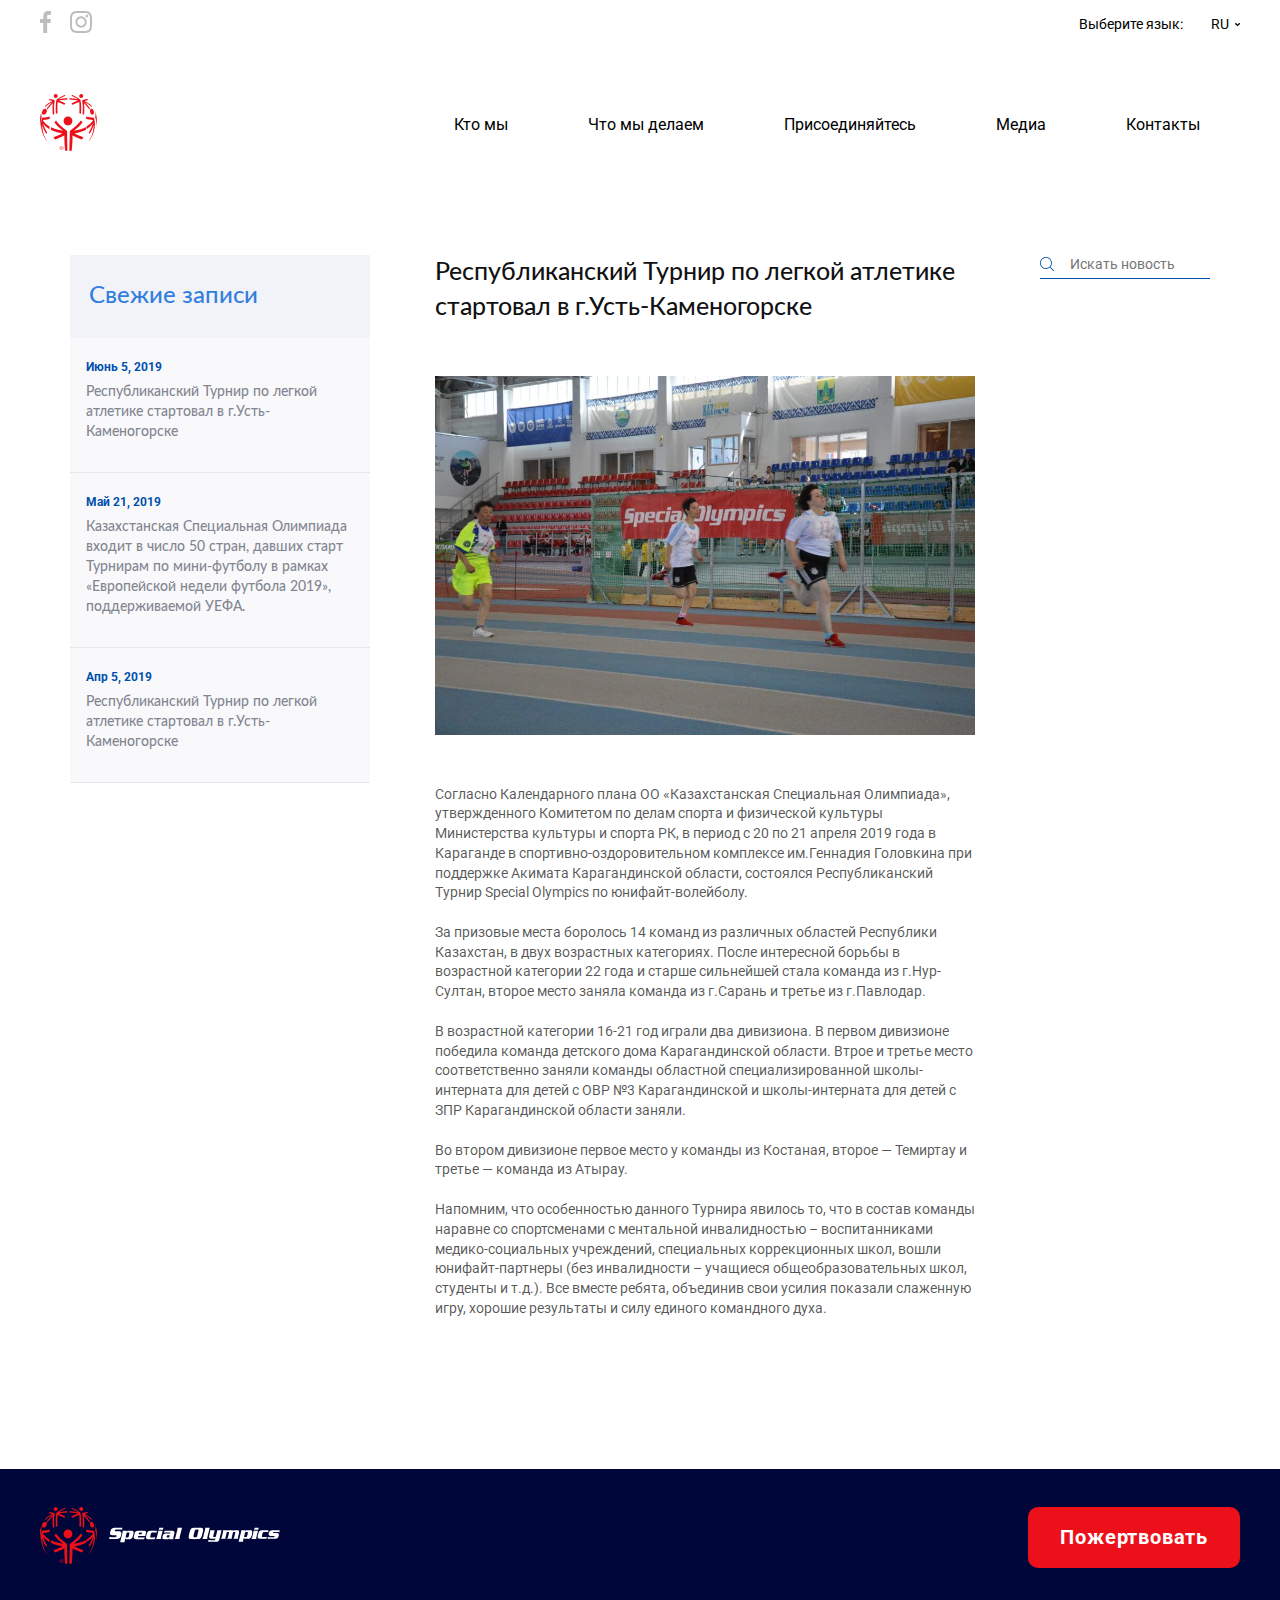
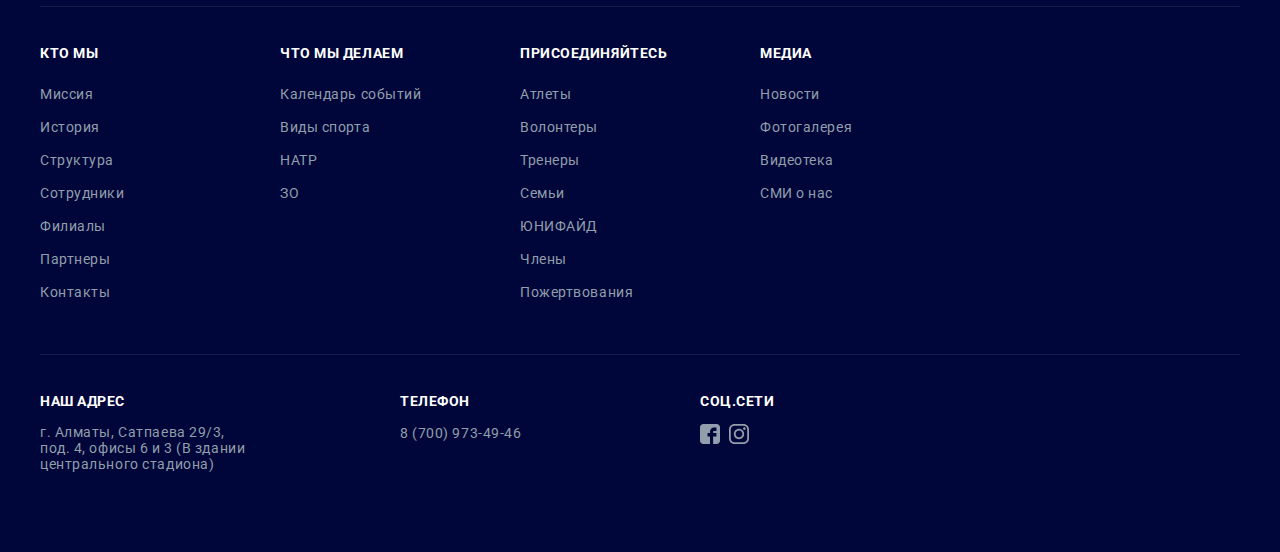
<file: article.html>
<!DOCTYPE html>
<html lang="en">
<head>
    <meta charset="UTF-8">
             
    <title>Новость 1</title>
    <meta name="viewport" content="width=device-width,initial-scale=1,minimum-scale=1, maximum-scale=5">
    <link rel="stylesheet" href="css/hamburgers.css">
    <link rel="stylesheet" href="css/styles.css">
    <link href="https://fonts.googleapis.com/css?family=Roboto:300,400,700&display=swap" rel="stylesheet">
 <link rel="apple-touch-icon" sizes="152x152" href="img/favicon/apple-touch-icon.png">
    <link rel="icon" type="image/png" sizes="32x32" href="img/favicon/favicon-32x32.png">
    <link rel="icon" type="image/png" sizes="16x16" href="img/favicon/favicon-16x16.png">
    <link rel="manifest" href="img/favicon/site.webmanifest">
    <link rel="mask-icon" href="img/favicon/safari-pinned-tab.svg" color="#5bbad5">
    <meta name="msapplication-TileColor" content="#603cba">
    <meta name="theme-color" content="#ffffff">
   
</head>
<body>
   
     <div class="menu-mobile-adaptive">
        
       
       <ul class="cd-accordion margin-top-lg margin-bottom-lg">
            <li class="cd-accordion__item cd-accordion__item--has-children">
                <input class="cd-accordion__input" type="checkbox" name ="group-1" id="group-1">
                <label class="cd-accordion__label" for="group-1"><span>Кто мы</span></label>

                <ul class="cd-accordion__sub cd-accordion__sub--l1">
                  <li class="cd-accordion__item"><a class="cd-accordion__label--link" href="#0"><span>Миссия</span></a></li>
                  <li class="cd-accordion__item"><a class="cd-accordion__label--link" href="#0"><span>История</span></a></li>
                  <li class="cd-accordion__item"><a class="cd-accordion__label--link" href="#0"><span>Структура</span></a></li>
                  <li class="cd-accordion__item"><a class="cd-accordion__label--link" href="#0"><span>Сотрудники</span></a></li>
                  <li class="cd-accordion__item"><a class="cd-accordion__label--link" href="#0"><span>Филиалы</span></a></li>
                  <li class="cd-accordion__item"><a class="cd-accordion__label--link" href="#0"><span>Партнеры</span></a></li>        
                </ul>
            </li>
              
              
               <li class="cd-accordion__item cd-accordion__item--has-children">
                <input class="cd-accordion__input" type="checkbox" name ="group-2" id="group-2">
                <label class="cd-accordion__label" for="group-2"><span>Что мы делаем</span></label>

                <ul class="cd-accordion__sub cd-accordion__sub--l1">
                  <li class="cd-accordion__item"><a class="cd-accordion__label--link" href="#0"><span>Календарь событий</span></a></li>
                  <li class="cd-accordion__item"><a class="cd-accordion__label--link" href="sports.html"><span>Виды спорта</span></a></li>
                  <li class="cd-accordion__item"><a class="cd-accordion__label--link" href="#0"><span>НАТР</span></a></li>
                  <li class="cd-accordion__item"><a class=" cd-accordion__label--link" href="#0"><span>ЗО</span></a></li>
                </ul>
            </li>
              
              <li class="cd-accordion__item cd-accordion__item--has-children">
                <input class="cd-accordion__input" type="checkbox" name ="group-3" id="group-3">
                <label class="cd-accordion__label" for="group-3"><span>Присоединяйтесь</span></label>

                <ul class="cd-accordion__sub cd-accordion__sub--l1">
                  <li class="cd-accordion__item"><a class="cd-accordion__label--link" href="#0"><span>Атлеты</span></a></li>
                  <li class="cd-accordion__item"><a class="cd-accordion__label--link" href="#0"><span>Волонтеры</span></a></li>
                  <li class="cd-accordion__item"><a class="cd-accordion__label--link" href="#0"><span>Тренеры</span></a></li>
                  <li class="cd-accordion__item"><a class="cd-accordion__label--link" href="#0"><span>Семьи</span></a></li>
                  <li class="cd-accordion__item"><a class="cd-accordion__label--link" href="#0"><span>ЮНИФАЙД</span></a></li>
                  <li class="cd-accordion__item"><a class="cd-accordion__label--link" href="#0"><span>Члены</span></a></li>        
                  <li class="cd-accordion__item"><a class="cd-accordion__label--link" href="#0"><span>Пожертвования</span></a></li>        
                </ul>
           </li>
             
             
             
              <li class="cd-accordion__item cd-accordion__item--has-children">
                <input class="cd-accordion__input" type="checkbox" name ="group-4" id="group-4">
                <label class="cd-accordion__label" for="group-4"><span>Медиа</span></label>

                <ul class="cd-accordion__sub cd-accordion__sub--l1">
                  <li class="cd-accordion__item"><a class="cd-accordion__label--link" href="news.html"><span>Новости</span></a></li>
                  <li class="cd-accordion__item"><a class="cd-accordion__label--link" href="#0"><span>Фотогалерея</span></a></li>
                  <li class="cd-accordion__item"><a class="cd-accordion__label--link" href="#0"><span>Видеотека</span></a></li>
                  <li class="cd-accordion__item"><a class="cd-accordion__label--link" href="#0"><span>СМИ о нас</span></a></li>
                       
                </ul>
           </li>
              <li class="cd-accordion__item cd-accordion__item--has-children">
                <a class="cd-accordion__label cd-accordion__label__arrow--none cd-accordion__label--link" href="#0"><span>Контакты</span></a>
              </li>
        </ul>
       
       
        <div class="menu-mobile-adaptive__phone">
             <p><a href="#">8 (700) 973-49-46</a></p>
        </div>
        
    </div>
    <div class="overlay-menu-mobile"></div>
   
    <header class="header" id="header">
       <div class="header-1">
        <div class="wrapper">
            <div class="header-contact">
                <div class="header-contact_social">
                    <a href="https://www.facebook.com/pg/specialolympicskazakhstan/posts/">
                        <svg width="11" height="22" viewBox="0 0 11 22" fill="none" xmlns="http://www.w3.org/2000/svg">
                            <path d="M9.00962 3.65203H11V0.154033C10.0363 0.0499146 9.06802 -0.00148971 8.09913 3.28505e-05C5.21944 3.28505e-05 3.25024 1.82603 3.25024 5.17002V8.05202H0V11.968H3.25024V22H7.14629V11.968H10.3859L10.873 8.05202H7.14629V5.55502C7.14629 4.40003 7.44273 3.65203 9.00962 3.65203Z" fill="#BDBDBD"/>
                        </svg>
    
                    </a>
                    <a href="https://www.instagram.com/special.olympics.kazakhstan/">
                        <svg width="22" height="22" viewBox="0 0 22 22" fill="none" xmlns="http://www.w3.org/2000/svg">
                        <path d="M16.874 3.806C16.6129 3.806 16.3577 3.88342 16.1406 4.02846C15.9236 4.1735 15.7544 4.37966 15.6545 4.62086C15.5546 4.86206 15.5284 5.12746 15.5794 5.38352C15.6303 5.63957 15.756 5.87478 15.9406 6.05938C16.1252 6.24399 16.3604 6.3697 16.6165 6.42064C16.8725 6.47157 17.1379 6.44543 17.3791 6.34552C17.6203 6.24561 17.8265 6.07643 17.9715 5.85935C18.1166 5.64228 18.194 5.38707 18.194 5.126C18.194 4.77591 18.0549 4.44017 17.8074 4.19262C17.5598 3.94507 17.2241 3.806 16.874 3.806V3.806ZM21.934 6.468C21.9126 5.55533 21.7417 4.65234 21.428 3.795C21.1483 3.06145 20.713 2.39721 20.152 1.848C19.6073 1.28417 18.9415 0.851594 18.205 0.583C17.3499 0.259777 16.4459 0.084931 15.532 0.0659999C14.366 -6.14673e-08 13.992 0 11 0C8.008 0 7.634 -6.14673e-08 6.468 0.0659999C5.55407 0.084931 4.65008 0.259777 3.795 0.583C3.05984 0.854313 2.39463 1.28652 1.848 1.848C1.28417 2.3927 0.851594 3.05848 0.583 3.795C0.259777 4.65008 0.084931 5.55407 0.0659999 6.468C-6.14673e-08 7.634 0 8.008 0 11C0 13.992 -6.14673e-08 14.366 0.0659999 15.532C0.084931 16.4459 0.259777 17.3499 0.583 18.205C0.851594 18.9415 1.28417 19.6073 1.848 20.152C2.39463 20.7135 3.05984 21.1457 3.795 21.417C4.65008 21.7402 5.55407 21.9151 6.468 21.934C7.634 22 8.008 22 11 22C13.992 22 14.366 22 15.532 21.934C16.4459 21.9151 17.3499 21.7402 18.205 21.417C18.9415 21.1484 19.6073 20.7158 20.152 20.152C20.7155 19.6048 21.1512 18.94 21.428 18.205C21.7417 17.3477 21.9126 16.4447 21.934 15.532C21.934 14.366 22 13.992 22 11C22 8.008 22 7.634 21.934 6.468V6.468ZM19.954 15.4C19.946 16.0982 19.8195 16.7901 19.58 17.446C19.4044 17.9247 19.1223 18.3573 18.755 18.711C18.3982 19.0746 17.9665 19.3561 17.49 19.536C16.8341 19.7755 16.1422 19.902 15.444 19.91C14.344 19.965 13.937 19.976 11.044 19.976C8.151 19.976 7.744 19.976 6.644 19.91C5.91898 19.9236 5.19705 19.8119 4.51 19.58C4.05436 19.3909 3.64249 19.1101 3.3 18.755C2.9349 18.4016 2.65633 17.9687 2.486 17.49C2.21744 16.8247 2.06849 16.1171 2.046 15.4C2.046 14.3 1.98 13.893 1.98 11C1.98 8.107 1.98 7.7 2.046 6.6C2.05093 5.88616 2.18125 5.17874 2.431 4.51C2.62465 4.0457 2.92189 3.63182 3.3 3.3C3.63419 2.92179 4.04722 2.62141 4.51 2.42C5.18051 2.17805 5.8872 2.05159 6.6 2.046C7.7 2.046 8.107 1.98 11 1.98C13.893 1.98 14.3 1.98 15.4 2.046C16.0982 2.05401 16.7901 2.18047 17.446 2.42C17.9459 2.60552 18.3945 2.90713 18.755 3.3C19.1155 3.6379 19.3971 4.05101 19.58 4.51C19.8245 5.17983 19.951 5.88696 19.954 6.6C20.009 7.7 20.02 8.107 20.02 11C20.02 13.893 20.009 14.3 19.954 15.4ZM11 5.357C9.88439 5.35917 8.79446 5.69198 7.86792 6.31336C6.94138 6.93474 6.21982 7.81682 5.7944 8.84813C5.36898 9.87944 5.2588 11.0137 5.47777 12.1076C5.69675 13.2015 6.23506 14.206 7.02468 14.9941C7.81431 15.7822 8.81981 16.3185 9.91415 16.5354C11.0085 16.7522 12.1425 16.6398 13.173 16.2124C14.2035 15.785 15.0842 15.0617 15.7037 14.1339C16.3233 13.2062 16.654 12.1156 16.654 11C16.6555 10.2576 16.5101 9.52227 16.2264 8.83625C15.9426 8.15024 15.526 7.52709 15.0006 7.00266C14.4751 6.47822 13.8511 6.06285 13.1646 5.78042C12.478 5.498 11.7424 5.3541 11 5.357V5.357ZM11 14.663C10.2755 14.663 9.56732 14.4482 8.96495 14.0457C8.36257 13.6432 7.89307 13.0711 7.61583 12.4018C7.33859 11.7324 7.26605 10.9959 7.40738 10.2854C7.54872 9.57483 7.89759 8.92215 8.40987 8.40987C8.92215 7.89759 9.57483 7.54872 10.2854 7.40738C10.9959 7.26605 11.7324 7.33859 12.4018 7.61583C13.0711 7.89307 13.6432 8.36257 14.0457 8.96495C14.4482 9.56732 14.663 10.2755 14.663 11C14.663 11.481 14.5683 11.9574 14.3842 12.4018C14.2001 12.8462 13.9303 13.25 13.5901 13.5901C13.25 13.9303 12.8462 14.2001 12.4018 14.3842C11.9574 14.5683 11.481 14.663 11 14.663V14.663Z" fill="#BDBDBD"/>
                        </svg>
                    </a>

                </div>
                <div class="header-contact_language">
                    <span>Выберите язык:</span>
                    <div class="header-contact_languageChoice">RU</div>
                    <svg width="5" height="3" viewBox="0 0 5 3" fill="none" xmlns="http://www.w3.org/2000/svg">
                    <path d="M2.5 3C2.40658 3.00016 2.31406 2.98307 2.22773 2.94971C2.14141 2.91635 2.063 2.86737 1.99701 2.8056L0.208365 1.13461C0.074951 1.00997 0 0.840915 0 0.664641C0 0.488368 0.074951 0.319313 0.208365 0.194669C0.341778 0.0700244 0.522726 0 0.711401 0C0.900076 0 1.08102 0.0700244 1.21444 0.194669L2.5 1.39573L3.78556 0.194669C3.91898 0.0700244 4.09992 -1.31334e-09 4.2886 0C4.47727 1.31334e-09 4.65822 0.0700244 4.79164 0.194669C4.92505 0.319313 5 0.488368 5 0.664641C5 0.840915 4.92505 1.00997 4.79164 1.13461L3.00298 2.8057C2.93696 2.86742 2.85854 2.91636 2.77223 2.94971C2.68591 2.98305 2.5934 3.00014 2.5 3Z" fill="black"/>
                    </svg>

                </div>
            </div>
            </div>
        </div>
       
        <div class="header-content1">
               <div class="wrapper">
               
                <nav>
                   <a href="/" class="header-content_logo">
                       <img src="img/svg/Logo.svg" alt="Special Olympics">
                   </a>
                    <ul class="header-menu">
                         <li class="header-menu__item"><a href="#advantages">Кто мы</a>
                        <ul class="dropdown-list">
                            <li class="dropdown-list__item"><a href="#">Миссия</a></li>
                            <li class="dropdown-list__item"><a href="history.html">История</a></li>
                            <li class="dropdown-list__item"><a href="#">Структура</a></li>
                            <li class="dropdown-list__item"><a href="#">Сотрудники</a></li>
                            <li class="dropdown-list__item"><a href="#">Филиалы</a></li>
                            <li class="dropdown-list__item"><a href="#">Партнеры</a></li>
                        </ul>
                        </li> 
                        <li class="header-menu__item"><a href="#advantages">Что мы делаем</a>
                        <ul class="dropdown-list">
                            <li class="dropdown-list__item"><a href="#">Календарь событий</a></li>
                            <li class="dropdown-list__item"><a href="sports.html">Виды спорта</a></li>
                            <li class="dropdown-list__item"><a href="#">НАТР</a></li>
                            <li class="dropdown-list__item"><a href="#">ЗО</a></li>
                        </ul>
                        </li> 
                        <li class="header-menu__item"><a href="#advantages">Присоединяйтесь</a>
                        <ul class="dropdown-list">
                            <li class="dropdown-list__item"><a href="#">Атлеты</a></li>
                            <li class="dropdown-list__item"><a href="#">Волонтеры</a></li>
                            <li class="dropdown-list__item"><a href="#">Тренеры</a></li>
                            <li class="dropdown-list__item"><a href="#">Семьи</a></li>
                            <li class="dropdown-list__item"><a href="#">ЮНИФАЙД</a></li>
                            <li class="dropdown-list__item"><a href="#">Члены</a></li>
                            <li class="dropdown-list__item"><a href="#">Пожертвования</a></li>
                        </ul>
                        </li>
                        <li class="header-menu__item"><a href="#advantages">Медиа</a>
                        <ul class="dropdown-list">
                            <li class="dropdown-list__item"><a href="news.html">Новости</a></li>
                            <li class="dropdown-list__item"><a href="#">Фотогалерея</a></li>
                            <li class="dropdown-list__item"><a href="#">Видеотека</a></li>
                            <li class="dropdown-list__item"><a href="#">СМИ о нас</a></li>
                        </ul>
                        </li>
                        <li class="header-menu__item"><a href="#">Контакты</a></li>
                    </ul>
                    <button class="hamburger hamburger--slider" type="button">
                      <span class="hamburger-box">
                        <span class="hamburger-inner"></span>
                      </span>
                    </button>
                </nav>
                   
                    
               </div>
               
               
               
        </div>
        
    </header>
    
    <main>
        <section class="news">
            <div class="wrapper">
               <div class="container-news">
                    <div class="news-left-side">
                        <div class="new-news-block">
                            <h2>Свежие записи</h2>
                        </div>
                        <div class="new-news_wrap">
                            <div class="new-news-block_item">
                            <a href="">
                                <h3>Июнь 5, 2019</h3>
                                <p>Республиканский Турнир по легкой атлетике стартовал в г.Усть-Каменогорске</p>
                            </a>
                            </div>
                            <div class="new-news-block_item">
                                <a href="#">
                                    <h3>Май 21, 2019</h3>
                                    <p>Казахстанская Специальная Олимпиада входит в число 50 стран, давших старт Турнирам по мини-футболу в рамках «Европейской недели футбола 2019», поддерживаемой УЕФА.</p>
                                </a>
                            </div>
                            <div class="new-news-block_item">
                                 <a href="#">
                                     <h3>Апр 5, 2019</h3>
                                     <p>Республиканский Турнир по легкой атлетике стартовал в г.Усть-Каменогорске</p>
                                 </a>
                            </div>
                        </div>
                    </div> 
                    <div class="news-center main-content-news">
                        <h1>Республиканский Турнир по легкой атлетике стартовал в г.Усть-Каменогорске</h1>
                        <img src="img/news-article.jpg" alt="">
                        <p>
                            Согласно Календарного плана ОО «Казахстанская Специальная Олимпиада», утвержденного Комитетом по делам спорта и физической культуры Министерства культуры и спорта РК, в период с 20 по 21 апреля 2019 года в Караганде в спортивно-оздоровительном комплексе им.Геннадия Головкина при поддержке Акимата Карагандинской области, состоялся Республиканский Турнир Special Olympics по юнифайт-волейболу.

                        </p>
                        <p>
                            За призовые места боролось 14 команд из различных областей Республики Казахстан, в двух возрастных категориях. После интересной борьбы в возрастной категории 22 года и старше сильнейшей стала команда из г.Нур-Султан, второе место заняла команда из г.Сарань и третье из г.Павлодар.
                        </p>
                        <p>
                           В возрастной категории 16-21 год играли два дивизиона. В первом дивизионе победила команда детского дома Карагандинской области. Втрое и третье место соответственно заняли команды областной специализированной школы-интерната для детей с ОВР №3 Карагандинской и школы-интерната для детей с ЗПР Карагандинской области заняли. 
                        </p>
                        <p>
                           Во втором дивизионе первое место у команды из Костаная, второе — Темиртау и третье — команда из Атырау. 
                        </p>
                        <p>
                            Напомним, что особенностью данного Турнира явилось то, что в состав команды наравне со спортсменами с ментальной инвалидностью – воспитанниками медико-социальных учреждений, специальных коррекционных школ, вошли юнифайт-партнеры (без инвалидности – учащиеся общеобразовательных школ, студенты и т.д.). Все вместе ребята, объединив свои усилия показали слаженную игру, хорошие результаты и силу единого командного духа.
                        </p>
                    </div>
                    <div class="news-right-search">
                        <form>
                            <input id="search" type="text" placeholder="Искать новость">
                           <label for="search"> 
                                <svg width="14" height="14" viewBox="0 0 14 14" fill="none" xmlns="http://www.w3.org/2000/svg">
                                <path d="M13.8783 13.286L10.4761 9.88381C11.3887 8.83459 11.9412 7.46563 11.9412 5.9694C11.9412 2.67583 9.26231 0 5.97184 0C2.67827 0 0.00244141 2.67894 0.00244141 5.9694C0.00244141 9.25987 2.68138 11.9388 5.97184 11.9388C7.46807 11.9388 8.83703 11.3863 9.88626 10.4736L13.2885 13.8758C13.3692 13.9565 13.4778 14 13.5834 14C13.6889 14 13.7976 13.9596 13.8783 13.8758C14.0397 13.7144 14.0397 13.4475 13.8783 13.286ZM0.837475 5.9694C0.837475 3.13836 3.1408 0.838138 5.96874 0.838138C8.79978 0.838138 11.1 3.14146 11.1 5.9694C11.1 8.79734 8.79978 11.1038 5.96874 11.1038C3.1408 11.1038 0.837475 8.80044 0.837475 5.9694Z" fill="#004FAC"/>
                                </svg>
                            </label>

                        </form>
                    </div>
                </div>
            </div>
        </section>
    </main>
    
    
     
<footer class="footer-block footer--top">
    <div class="wrapper">
        <div  class="footer-nav">
            <div class="footer-nav__logo"><img src="img/svg/Logo.svg" alt="Special Olympics"></div>
            <button class="footer-nav__btn footer-nav__btn--hover">Пожертвовать</button>
        </div>
        <div class="link-columns">
        <div class="footer-list footer-list__block--flex">
            <h3 class="footer-list__heading">КТО МЫ</h3>
            <ul class="footer-list__block">
                <li class="footer-list__link"><a class="footer-list__link-a a--hover" href="/">Миссия</a></li>
                <li class="footer-list__link"><a class="footer-list__link-a a--hover" href="history.html">История</a></li>
                <li class="footer-list__link"><a class="footer-list__link-a a--hover" href="/">Структура</a></li>
                <li class="footer-list__link"><a class="footer-list__link-a a--hover" href="/">Сотрудники</a></li>
                <li class="footer-list__link"><a class="footer-list__link-a a--hover" href="/">Филиалы</a></li>
                <li class="footer-list__link"><a class="footer-list__link-a a--hover" href="/">Партнеры</a></li>
                <li class="footer-list__link"><a class="footer-list__link-a a--hover" href="/">Контакты</a></li>
            </ul>
        </div>
        <div class="footer-list footer-list__block--flex">
            <h3 class="footer-list__heading">ЧТО МЫ ДЕЛАЕМ</h3>
            <ul class="footer-list__block">
                <li class="footer-list__link"><a class="footer-list__link-a a--hover" href="/">Календарь событий</a></li>
                <li class="footer-list__link"><a class="footer-list__link-a a--hover" href="/">Виды спорта</a></li>
                <li class="footer-list__link"><a class="footer-list__link-a a--hover" href="/">НАТР</a></li>
                <li class="footer-list__link"><a class="footer-list__link-a a--hover" href="/">ЗО</a></li>
            </ul>
        </div>
        <div class="footer-list footer-list__block--flex">
            <h3 class="footer-list__heading">ПРИСОЕДИНЯЙТЕСЬ</h3>
            <ul class="footer-list__block">
                <li class="footer-list__link"><a class="footer-list__link-a a--hover" href="/">Атлеты</a></li>
                <li class="footer-list__link"><a class="footer-list__link-a a--hover" href="/">Волонтеры</a></li>
                <li class="footer-list__link"><a class="footer-list__link-a a--hover" href="/">Тренеры</a></li>
                <li class="footer-list__link"><a class="footer-list__link-a a--hover" href="/">Семьи</a></li>
                <li class="footer-list__link"><a class="footer-list__link-a a--hover" href="/">ЮНИФАЙД</a></li>
                <li class="footer-list__link"><a class="footer-list__link-a a--hover" href="/">Члены</a></li>
                <li class="footer-list__link"><a class="footer-list__link-a a--hover" href="/">Пожертвования</a></li>
            </ul>
        </div>
        <div class="footer-list footer-list__block--flex">
            <h3 class="footer-list__heading">МЕДИА</h3>
            <ul class="footer-list__block">
                <li class="footer-list__link"><a class="footer-list__link-a a--hover" href="news.html">Новости</a></li>
                <li class="footer-list__link"><a class="footer-list__link-a a--hover" href="/">Фотогалерея</a></li>
                <li class="footer-list__link"><a class="footer-list__link-a a--hover" href="/">Видеотека</a></li>
                <li class="footer-list__link"><a class="footer-list__link-a a--hover" href="/">СМИ о нас</a></li>
            </ul>
        </div>
        
       
        </div>
        <div class="footer-contacts--top">
            <div class="footer-contacts__columns">
                <div class="footer-contacts__block">
                    <h3 class="footer-contacts__heading">НАШ АДРЕС</h3>
                    <a class="footer-contacts__address footer-contacts__address--width a--hover" href="/">
                        г. Алматы, Сатпаева 29/3, 
                        под. 4, офисы 6 и 3 (В здании 
                        центрального стадиона)
                    </a>
                </div>
                <div class="footer-contacts__block">
                    <h3 class="footer-contacts__heading">ТЕЛЕФОН</h3>
                    <a class="footer-contacts__address a--hover" href="tel:87009734946" >8 (700) 973-49-46</a>
                </div>
                <div class="footer-contacts__block">
                    <h3 class="footer-contacts__heading">CОЦ.СЕТИ</h3>
                    <a class="footer-contacts__address footer-contacts__address--right" href="https://www.facebook.com/pg/specialolympicskazakhstan/posts/">
                    <svg class="facebook-svg footer-svg--hover" version="1.1" id="Capa_1" xmlns="http://www.w3.org/2000/svg" xmlns:xlink="http://www.w3.org/1999/xlink" x="0px" y="0px" viewBox="0 0 90 90" style="enable-background:new 0 0 90 90;" xml:space="preserve">
                    <g>
                        <path id="Facebook__x28_alt_x29_" d="M90,15.001C90,7.119,82.884,0,75,0H15C7.116,0,0,7.119,0,15.001v59.998
                            C0,82.881,7.116,90,15.001,90H45V56H34V41h11v-5.844C45,25.077,52.568,16,61.875,16H74v15H61.875C60.548,31,59,32.611,59,35.024V41
                            h15v15H59v34h16c7.884,0,15-7.119,15-15.001V15.001z"/>
                    </g>
                    <g>

                    </svg></a>
                    <a class="footer-contacts__address" href="https://www.instagram.com/special.olympics.kazakhstan/">
<svg class="instagram-svg footer-svg--hover" version="1.1" id="Layer_1" xmlns="http://www.w3.org/2000/svg" xmlns:xlink="http://www.w3.org/1999/xlink" x="0px" y="0px" viewBox="0 0 169.063 169.063" style="enable-background:new 0 0 169.063 169.063;"
	 xml:space="preserve">
<g>
	<path d="M122.406,0H46.654C20.929,0,0,20.93,0,46.655v75.752c0,25.726,20.929,46.655,46.654,46.655h75.752
		c25.727,0,46.656-20.93,46.656-46.655V46.655C169.063,20.93,148.133,0,122.406,0z M154.063,122.407
		c0,17.455-14.201,31.655-31.656,31.655H46.654C29.2,154.063,15,139.862,15,122.407V46.655C15,29.201,29.2,15,46.654,15h75.752
		c17.455,0,31.656,14.201,31.656,31.655V122.407z"/>
	<path d="M84.531,40.97c-24.021,0-43.563,19.542-43.563,43.563c0,24.02,19.542,43.561,43.563,43.561s43.563-19.541,43.563-43.561
		C128.094,60.512,108.552,40.97,84.531,40.97z M84.531,113.093c-15.749,0-28.563-12.812-28.563-28.561
		c0-15.75,12.813-28.563,28.563-28.563s28.563,12.813,28.563,28.563C113.094,100.281,100.28,113.093,84.531,113.093z"/>
	<path d="M129.921,28.251c-2.89,0-5.729,1.17-7.77,3.22c-2.051,2.04-3.23,4.88-3.23,7.78c0,2.891,1.18,5.73,3.23,7.78
		c2.04,2.04,4.88,3.22,7.77,3.22c2.9,0,5.73-1.18,7.78-3.22c2.05-2.05,3.22-4.89,3.22-7.78c0-2.9-1.17-5.74-3.22-7.78
		C135.661,29.421,132.821,28.251,129.921,28.251z"/>
</g>
</svg>
</a>
                </div>
            </div>
        </div>
    </div>
</footer>

<script src="https://cdnjs.cloudflare.com/ajax/libs/jquery/3.4.1/jquery.min.js"></script>
<script src="js/all-scripts.js"></script>
<script src="js/scroll-link.js"></script>
</body>
</html>
</file>
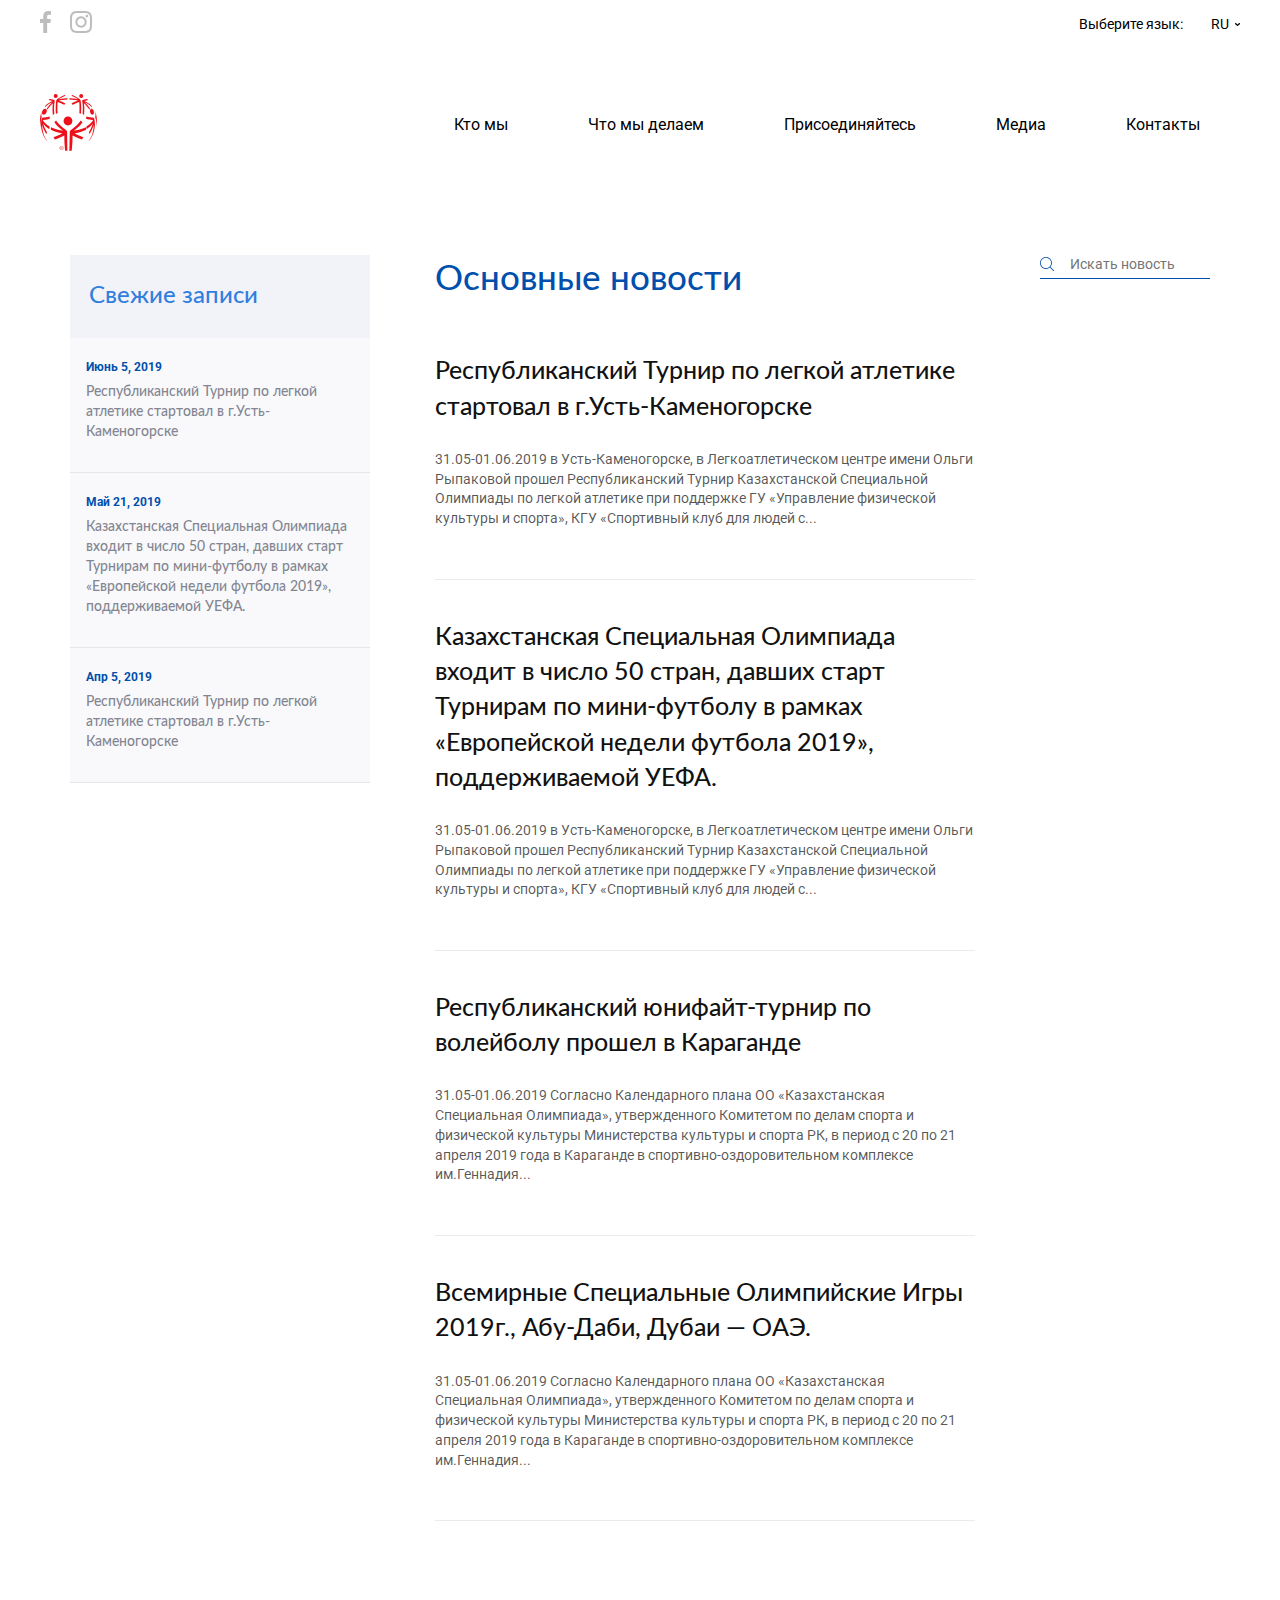
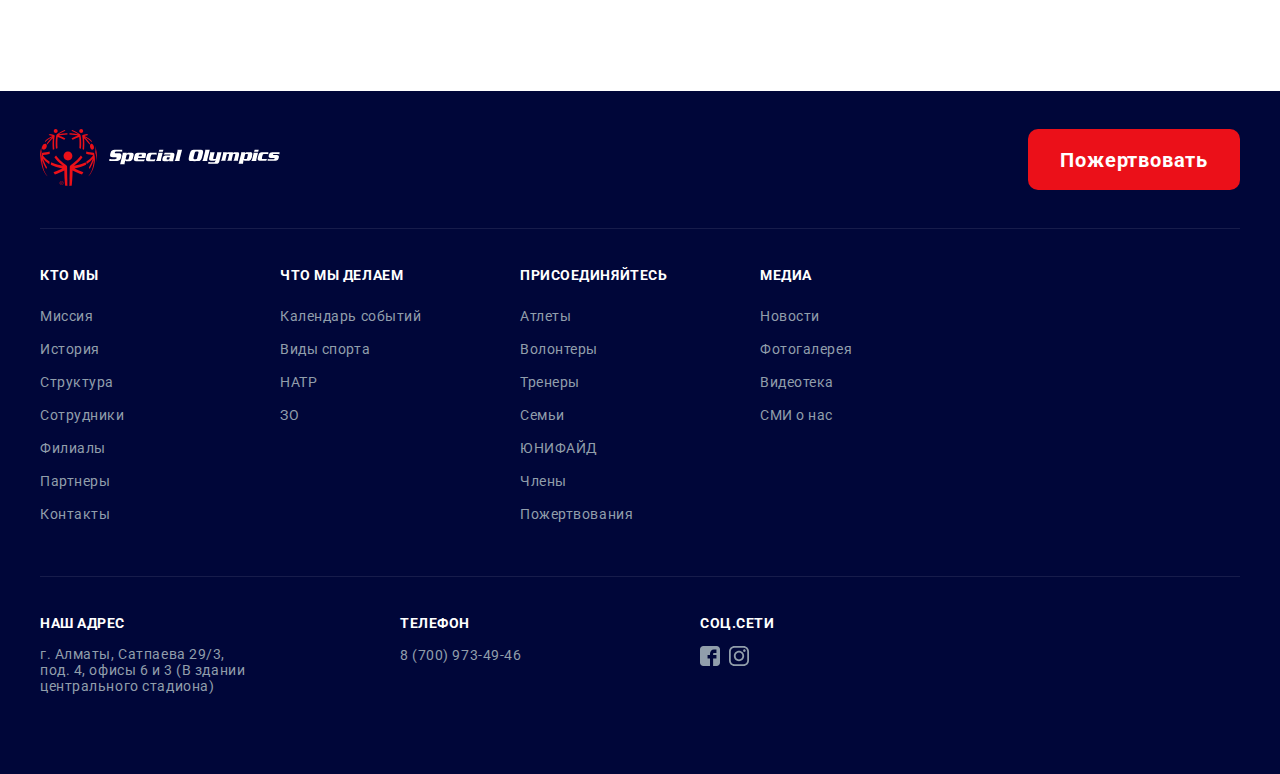
<file: news.html>
<!DOCTYPE html>
<html lang="en">
<head>
    <meta charset="UTF-8">
     <title>Новости</title>
    <meta name="viewport" content="width=device-width,initial-scale=1,minimum-scale=1, maximum-scale=5">
    <link rel="stylesheet" href="css/hamburgers.css">
    <link rel="stylesheet" href="css/styles.css">
    <link href="https://fonts.googleapis.com/css?family=Roboto:300,400,700&display=swap" rel="stylesheet">
     <link rel="apple-touch-icon" sizes="152x152" href="img/favicon/apple-touch-icon.png">
    <link rel="icon" type="image/png" sizes="32x32" href="img/favicon/favicon-32x32.png">
    <link rel="icon" type="image/png" sizes="16x16" href="img/favicon/favicon-16x16.png">
    <link rel="manifest" href="img/favicon/site.webmanifest">
    <link rel="mask-icon" href="img/favicon/safari-pinned-tab.svg" color="#5bbad5">
    <meta name="msapplication-TileColor" content="#603cba">
    <meta name="theme-color" content="#ffffff">
   
</head>
<body>
 
 
    <div class="menu-mobile-adaptive">
        
       
       <ul class="cd-accordion margin-top-lg margin-bottom-lg">
            <li class="cd-accordion__item cd-accordion__item--has-children">
                <input class="cd-accordion__input" type="checkbox" name ="group-1" id="group-1">
                <label class="cd-accordion__label" for="group-1"><span>Кто мы</span></label>

                <ul class="cd-accordion__sub cd-accordion__sub--l1">
                  <li class="cd-accordion__item"><a class="cd-accordion__label--link" href="#0"><span>Миссия</span></a></li>
                  <li class="cd-accordion__item"><a class="cd-accordion__label--link" href="#0"><span>История</span></a></li>
                  <li class="cd-accordion__item"><a class="cd-accordion__label--link" href="#0"><span>Структура</span></a></li>
                  <li class="cd-accordion__item"><a class="cd-accordion__label--link" href="#0"><span>Сотрудники</span></a></li>
                  <li class="cd-accordion__item"><a class="cd-accordion__label--link" href="#0"><span>Филиалы</span></a></li>
                  <li class="cd-accordion__item"><a class="cd-accordion__label--link" href="#0"><span>Партнеры</span></a></li>        
                </ul>
            </li>
              
              
               <li class="cd-accordion__item cd-accordion__item--has-children">
                <input class="cd-accordion__input" type="checkbox" name ="group-2" id="group-2">
                <label class="cd-accordion__label" for="group-2"><span>Что мы делаем</span></label>

                <ul class="cd-accordion__sub cd-accordion__sub--l1">
                  <li class="cd-accordion__item"><a class="cd-accordion__label--link" href="#0"><span>Календарь событий</span></a></li>
                  <li class="cd-accordion__item"><a class="cd-accordion__label--link" href="sports.html"><span>Виды спорта</span></a></li>
                  <li class="cd-accordion__item"><a class="cd-accordion__label--link" href="#0"><span>НАТР</span></a></li>
                  <li class="cd-accordion__item"><a class=" cd-accordion__label--link" href="#0"><span>ЗО</span></a></li>
                </ul>
            </li>
              
              <li class="cd-accordion__item cd-accordion__item--has-children">
                <input class="cd-accordion__input" type="checkbox" name ="group-3" id="group-3">
                <label class="cd-accordion__label" for="group-3"><span>Присоединяйтесь</span></label>

                <ul class="cd-accordion__sub cd-accordion__sub--l1">
                  <li class="cd-accordion__item"><a class="cd-accordion__label--link" href="#0"><span>Атлеты</span></a></li>
                  <li class="cd-accordion__item"><a class="cd-accordion__label--link" href="#0"><span>Волонтеры</span></a></li>
                  <li class="cd-accordion__item"><a class="cd-accordion__label--link" href="#0"><span>Тренеры</span></a></li>
                  <li class="cd-accordion__item"><a class="cd-accordion__label--link" href="#0"><span>Семьи</span></a></li>
                  <li class="cd-accordion__item"><a class="cd-accordion__label--link" href="#0"><span>ЮНИФАЙД</span></a></li>
                  <li class="cd-accordion__item"><a class="cd-accordion__label--link" href="#0"><span>Члены</span></a></li>        
                  <li class="cd-accordion__item"><a class="cd-accordion__label--link" href="#0"><span>Пожертвования</span></a></li>        
                </ul>
           </li>
             
             
             
              <li class="cd-accordion__item cd-accordion__item--has-children">
                <input class="cd-accordion__input" type="checkbox" name ="group-4" id="group-4">
                <label class="cd-accordion__label" for="group-4"><span>Медиа</span></label>

                <ul class="cd-accordion__sub cd-accordion__sub--l1">
                  <li class="cd-accordion__item"><a class="cd-accordion__label--link" href="news.html"><span>Новости</span></a></li>
                  <li class="cd-accordion__item"><a class="cd-accordion__label--link" href="#0"><span>Фотогалерея</span></a></li>
                  <li class="cd-accordion__item"><a class="cd-accordion__label--link" href="#0"><span>Видеотека</span></a></li>
                  <li class="cd-accordion__item"><a class="cd-accordion__label--link" href="#0"><span>СМИ о нас</span></a></li>
                       
                </ul>
           </li>
              <li class="cd-accordion__item cd-accordion__item--has-children">
                <a class="cd-accordion__label cd-accordion__label__arrow--none cd-accordion__label--link" href="#0"><span>Контакты</span></a>
              </li>
        </ul>
       
       
        <div class="menu-mobile-adaptive__phone">
             <p><a href="#">8 (700) 973-49-46</a></p>
        </div>
        
    </div>
   <div class="overlay-menu-mobile"></div>
   
    <header class="header" id="header">
       <div class="header-1">
        <div class="wrapper">
            <div class="header-contact">
                <div class="header-contact_social">
                    <a href="https://www.facebook.com/pg/specialolympicskazakhstan/posts/">
                        <svg width="11" height="22" viewBox="0 0 11 22" fill="none" xmlns="http://www.w3.org/2000/svg">
                            <path d="M9.00962 3.65203H11V0.154033C10.0363 0.0499146 9.06802 -0.00148971 8.09913 3.28505e-05C5.21944 3.28505e-05 3.25024 1.82603 3.25024 5.17002V8.05202H0V11.968H3.25024V22H7.14629V11.968H10.3859L10.873 8.05202H7.14629V5.55502C7.14629 4.40003 7.44273 3.65203 9.00962 3.65203Z" fill="#BDBDBD"/>
                        </svg>
    
                    </a>
                    <a href="https://www.instagram.com/special.olympics.kazakhstan/">
                        <svg width="22" height="22" viewBox="0 0 22 22" fill="none" xmlns="http://www.w3.org/2000/svg">
                        <path d="M16.874 3.806C16.6129 3.806 16.3577 3.88342 16.1406 4.02846C15.9236 4.1735 15.7544 4.37966 15.6545 4.62086C15.5546 4.86206 15.5284 5.12746 15.5794 5.38352C15.6303 5.63957 15.756 5.87478 15.9406 6.05938C16.1252 6.24399 16.3604 6.3697 16.6165 6.42064C16.8725 6.47157 17.1379 6.44543 17.3791 6.34552C17.6203 6.24561 17.8265 6.07643 17.9715 5.85935C18.1166 5.64228 18.194 5.38707 18.194 5.126C18.194 4.77591 18.0549 4.44017 17.8074 4.19262C17.5598 3.94507 17.2241 3.806 16.874 3.806V3.806ZM21.934 6.468C21.9126 5.55533 21.7417 4.65234 21.428 3.795C21.1483 3.06145 20.713 2.39721 20.152 1.848C19.6073 1.28417 18.9415 0.851594 18.205 0.583C17.3499 0.259777 16.4459 0.084931 15.532 0.0659999C14.366 -6.14673e-08 13.992 0 11 0C8.008 0 7.634 -6.14673e-08 6.468 0.0659999C5.55407 0.084931 4.65008 0.259777 3.795 0.583C3.05984 0.854313 2.39463 1.28652 1.848 1.848C1.28417 2.3927 0.851594 3.05848 0.583 3.795C0.259777 4.65008 0.084931 5.55407 0.0659999 6.468C-6.14673e-08 7.634 0 8.008 0 11C0 13.992 -6.14673e-08 14.366 0.0659999 15.532C0.084931 16.4459 0.259777 17.3499 0.583 18.205C0.851594 18.9415 1.28417 19.6073 1.848 20.152C2.39463 20.7135 3.05984 21.1457 3.795 21.417C4.65008 21.7402 5.55407 21.9151 6.468 21.934C7.634 22 8.008 22 11 22C13.992 22 14.366 22 15.532 21.934C16.4459 21.9151 17.3499 21.7402 18.205 21.417C18.9415 21.1484 19.6073 20.7158 20.152 20.152C20.7155 19.6048 21.1512 18.94 21.428 18.205C21.7417 17.3477 21.9126 16.4447 21.934 15.532C21.934 14.366 22 13.992 22 11C22 8.008 22 7.634 21.934 6.468V6.468ZM19.954 15.4C19.946 16.0982 19.8195 16.7901 19.58 17.446C19.4044 17.9247 19.1223 18.3573 18.755 18.711C18.3982 19.0746 17.9665 19.3561 17.49 19.536C16.8341 19.7755 16.1422 19.902 15.444 19.91C14.344 19.965 13.937 19.976 11.044 19.976C8.151 19.976 7.744 19.976 6.644 19.91C5.91898 19.9236 5.19705 19.8119 4.51 19.58C4.05436 19.3909 3.64249 19.1101 3.3 18.755C2.9349 18.4016 2.65633 17.9687 2.486 17.49C2.21744 16.8247 2.06849 16.1171 2.046 15.4C2.046 14.3 1.98 13.893 1.98 11C1.98 8.107 1.98 7.7 2.046 6.6C2.05093 5.88616 2.18125 5.17874 2.431 4.51C2.62465 4.0457 2.92189 3.63182 3.3 3.3C3.63419 2.92179 4.04722 2.62141 4.51 2.42C5.18051 2.17805 5.8872 2.05159 6.6 2.046C7.7 2.046 8.107 1.98 11 1.98C13.893 1.98 14.3 1.98 15.4 2.046C16.0982 2.05401 16.7901 2.18047 17.446 2.42C17.9459 2.60552 18.3945 2.90713 18.755 3.3C19.1155 3.6379 19.3971 4.05101 19.58 4.51C19.8245 5.17983 19.951 5.88696 19.954 6.6C20.009 7.7 20.02 8.107 20.02 11C20.02 13.893 20.009 14.3 19.954 15.4ZM11 5.357C9.88439 5.35917 8.79446 5.69198 7.86792 6.31336C6.94138 6.93474 6.21982 7.81682 5.7944 8.84813C5.36898 9.87944 5.2588 11.0137 5.47777 12.1076C5.69675 13.2015 6.23506 14.206 7.02468 14.9941C7.81431 15.7822 8.81981 16.3185 9.91415 16.5354C11.0085 16.7522 12.1425 16.6398 13.173 16.2124C14.2035 15.785 15.0842 15.0617 15.7037 14.1339C16.3233 13.2062 16.654 12.1156 16.654 11C16.6555 10.2576 16.5101 9.52227 16.2264 8.83625C15.9426 8.15024 15.526 7.52709 15.0006 7.00266C14.4751 6.47822 13.8511 6.06285 13.1646 5.78042C12.478 5.498 11.7424 5.3541 11 5.357V5.357ZM11 14.663C10.2755 14.663 9.56732 14.4482 8.96495 14.0457C8.36257 13.6432 7.89307 13.0711 7.61583 12.4018C7.33859 11.7324 7.26605 10.9959 7.40738 10.2854C7.54872 9.57483 7.89759 8.92215 8.40987 8.40987C8.92215 7.89759 9.57483 7.54872 10.2854 7.40738C10.9959 7.26605 11.7324 7.33859 12.4018 7.61583C13.0711 7.89307 13.6432 8.36257 14.0457 8.96495C14.4482 9.56732 14.663 10.2755 14.663 11C14.663 11.481 14.5683 11.9574 14.3842 12.4018C14.2001 12.8462 13.9303 13.25 13.5901 13.5901C13.25 13.9303 12.8462 14.2001 12.4018 14.3842C11.9574 14.5683 11.481 14.663 11 14.663V14.663Z" fill="#BDBDBD"/>
                        </svg>
                    </a>

                </div>
                <div class="header-contact_language">
                    <span>Выберите язык:</span>
                    <div class="header-contact_languageChoice">RU</div>
                    <svg width="5" height="3" viewBox="0 0 5 3" fill="none" xmlns="http://www.w3.org/2000/svg">
                    <path d="M2.5 3C2.40658 3.00016 2.31406 2.98307 2.22773 2.94971C2.14141 2.91635 2.063 2.86737 1.99701 2.8056L0.208365 1.13461C0.074951 1.00997 0 0.840915 0 0.664641C0 0.488368 0.074951 0.319313 0.208365 0.194669C0.341778 0.0700244 0.522726 0 0.711401 0C0.900076 0 1.08102 0.0700244 1.21444 0.194669L2.5 1.39573L3.78556 0.194669C3.91898 0.0700244 4.09992 -1.31334e-09 4.2886 0C4.47727 1.31334e-09 4.65822 0.0700244 4.79164 0.194669C4.92505 0.319313 5 0.488368 5 0.664641C5 0.840915 4.92505 1.00997 4.79164 1.13461L3.00298 2.8057C2.93696 2.86742 2.85854 2.91636 2.77223 2.94971C2.68591 2.98305 2.5934 3.00014 2.5 3Z" fill="black"/>
                    </svg>

                </div>
            </div>
            </div>
        </div>
       
        <div class="header-content1">
               <div class="wrapper">
               
                <nav>
                   <a href="/" class="header-content_logo">
                       <img src="img/svg/Logo.svg" alt="Special Olympics">
                   </a>
                    <ul class="header-menu">
                         <li class="header-menu__item"><a href="#advantages">Кто мы</a>
                        <ul class="dropdown-list">
                            <li class="dropdown-list__item"><a href="#">Миссия</a></li>
                            <li class="dropdown-list__item"><a href="history.html">История</a></li>
                            <li class="dropdown-list__item"><a href="#">Структура</a></li>
                            <li class="dropdown-list__item"><a href="#">Сотрудники</a></li>
                            <li class="dropdown-list__item"><a href="#">Филиалы</a></li>
                            <li class="dropdown-list__item"><a href="#">Партнеры</a></li>
                        </ul>
                        </li> 
                        <li class="header-menu__item"><a href="#advantages">Что мы делаем</a>
                        <ul class="dropdown-list">
                            <li class="dropdown-list__item"><a href="#">Календарь событий</a></li>
                            <li class="dropdown-list__item"><a href="sports.html">Виды спорта</a></li>
                            <li class="dropdown-list__item"><a href="#">НАТР</a></li>
                            <li class="dropdown-list__item"><a href="#">ЗО</a></li>
                        </ul>
                        </li> 
                        <li class="header-menu__item"><a href="#advantages">Присоединяйтесь</a>
                        <ul class="dropdown-list">
                            <li class="dropdown-list__item"><a href="#">Атлеты</a></li>
                            <li class="dropdown-list__item"><a href="#">Волонтеры</a></li>
                            <li class="dropdown-list__item"><a href="#">Тренеры</a></li>
                            <li class="dropdown-list__item"><a href="#">Семьи</a></li>
                            <li class="dropdown-list__item"><a href="#">ЮНИФАЙД</a></li>
                            <li class="dropdown-list__item"><a href="#">Члены</a></li>
                            <li class="dropdown-list__item"><a href="#">Пожертвования</a></li>
                        </ul>
                        </li>
                        <li class="header-menu__item"><a href="#advantages">Медиа</a>
                        <ul class="dropdown-list">
                            <li class="dropdown-list__item"><a href="news.html">Новости</a></li>
                            <li class="dropdown-list__item"><a href="#">Фотогалерея</a></li>
                            <li class="dropdown-list__item"><a href="#">Видеотека</a></li>
                            <li class="dropdown-list__item"><a href="#">СМИ о нас</a></li>
                        </ul>
                        </li>
                        <li class="header-menu__item"><a href="#">Контакты</a></li>
                    </ul>
                    <button class="hamburger hamburger--slider" type="button">
                      <span class="hamburger-box">
                        <span class="hamburger-inner"></span>
                      </span>
                    </button>
                </nav>
               </div>
            
        </div>
        
    </header>
    
    <main>
        <section class="news">
            <div class="wrapper">
               <div class="container-news">
                    <div class="news-left-side">
                        <div class="new-news-block">
                            <h2>Свежие записи</h2>
                        </div>
                        <div class="new-news_wrap">
                            <div class="new-news-block_item">
                            <a href="#">
                                <h3>Июнь 5, 2019</h3>
                                <p>Республиканский Турнир по легкой атлетике стартовал в г.Усть-Каменогорске</p>
                            </a>
                            </div>
                            <div class="new-news-block_item">
                                <a href="#">
                                    <h3>Май 21, 2019</h3>
                                    <p>Казахстанская Специальная Олимпиада входит в число 50 стран, давших старт Турнирам по мини-футболу в рамках «Европейской недели футбола 2019», поддерживаемой УЕФА.</p>
                                </a>
                            </div>
                            <div class="new-news-block_item">
                                 <a href="#">
                                     <h3>Апр 5, 2019</h3>
                                     <p>Республиканский Турнир по легкой атлетике стартовал в г.Усть-Каменогорске</p>
                                 </a>
                            </div>
                        </div>
                    </div> 
                    <div class="news-center main-news">
                        <div class="main-news-headline">Основные новости</div>
                        <div class="article-block">
                            <a href="#">
                                <h2>Республиканский Турнир по легкой атлетике  стартовал в г.Усть-Каменогорске</h2>
                                <p><span class="date-article">31.05-01.06.2019 </span> 
                                в Усть-Каменогорске, в Легкоатлетическом центре имени Ольги Рыпаковой прошел Республиканский Турнир Казахстанской Специальной Олимпиады по легкой атлетике при поддержке ГУ «Управление физической культуры и спорта», КГУ «Спортивный клуб для людей с...
                                </p>
                            </a>
                        </div>
                        <div class="article-block">
                            <a href="#">
                                <h2>Казахстанская Специальная Олимпиада входит в число 50 стран, давших старт Турнирам по мини-футболу в рамках «Европейской недели футбола 2019», поддерживаемой УЕФА.</h2>
                                <p><span class="date-article">31.05-01.06.2019 </span>
                                 в Усть-Каменогорске, в Легкоатлетическом центре имени Ольги Рыпаковой прошел Республиканский Турнир Казахстанской Специальной Олимпиады по легкой атлетике при поддержке ГУ «Управление физической культуры и спорта», КГУ «Спортивный клуб для людей с...
                                </p>
                            </a>
                        </div>
                        <div class="article-block">
                            <a href="#">
                                <h2>Республиканский юнифайт-турнир по волейболу прошел в Караганде</h2>
                                <p><span class="date-article">31.05-01.06.2019 </span>
                                Согласно Календарного плана ОО «Казахстанская Специальная Олимпиада», утвержденного Комитетом по делам спорта и физической культуры Министерства культуры и спорта РК, в период с 20 по 21 апреля 2019 года в Караганде в спортивно-оздоровительном комплексе им.Геннадия...

                                </p>
                            </a>
                        </div>
                        <div class="article-block">
                            <a href="#">
                                <h2>Всемирные Специальные Олимпийские Игры 2019г., Абу-Даби, Дубаи — ОАЭ.</h2>
                                <p><span class="date-article">31.05-01.06.2019 </span>
                                Согласно Календарного плана ОО «Казахстанская Специальная Олимпиада», утвержденного Комитетом по делам спорта и физической культуры Министерства культуры и спорта РК, в период с 20 по 21 апреля 2019 года в Караганде в спортивно-оздоровительном комплексе им.Геннадия...
                                </p>
                            </a>
                        </div>
                        
                    </div>
                    <div class="news-right-search">
                        <form>
                            <input id="search" type="text" placeholder="Искать новость">
                           <label for="search"> 
                                <svg width="14" height="14" viewBox="0 0 14 14" fill="none" xmlns="http://www.w3.org/2000/svg">
                                <path d="M13.8783 13.286L10.4761 9.88381C11.3887 8.83459 11.9412 7.46563 11.9412 5.9694C11.9412 2.67583 9.26231 0 5.97184 0C2.67827 0 0.00244141 2.67894 0.00244141 5.9694C0.00244141 9.25987 2.68138 11.9388 5.97184 11.9388C7.46807 11.9388 8.83703 11.3863 9.88626 10.4736L13.2885 13.8758C13.3692 13.9565 13.4778 14 13.5834 14C13.6889 14 13.7976 13.9596 13.8783 13.8758C14.0397 13.7144 14.0397 13.4475 13.8783 13.286ZM0.837475 5.9694C0.837475 3.13836 3.1408 0.838138 5.96874 0.838138C8.79978 0.838138 11.1 3.14146 11.1 5.9694C11.1 8.79734 8.79978 11.1038 5.96874 11.1038C3.1408 11.1038 0.837475 8.80044 0.837475 5.9694Z" fill="#004FAC"/>
                                </svg>
                            </label>

                        </form>
                    </div>
                </div>
            </div>
        </section>
    </main>
    
    
     
<footer class="footer-block footer--top">
    <div class="wrapper">
        <div  class="footer-nav">
            <div class="footer-nav__logo"><img src="img/svg/Logo.svg" alt="Special Olympics"></div>
            <button class="footer-nav__btn footer-nav__btn--hover">Пожертвовать</button>
        </div>
        <div class="link-columns">
        <div class="footer-list footer-list__block--flex">
            <h3 class="footer-list__heading">КТО МЫ</h3>
            <ul class="footer-list__block">
                <li class="footer-list__link"><a class="footer-list__link-a a--hover" href="/">Миссия</a></li>
                <li class="footer-list__link"><a class="footer-list__link-a a--hover" href="history.html">История</a></li>
                <li class="footer-list__link"><a class="footer-list__link-a a--hover" href="/">Структура</a></li>
                <li class="footer-list__link"><a class="footer-list__link-a a--hover" href="/">Сотрудники</a></li>
                <li class="footer-list__link"><a class="footer-list__link-a a--hover" href="/">Филиалы</a></li>
                <li class="footer-list__link"><a class="footer-list__link-a a--hover" href="/">Партнеры</a></li>
                <li class="footer-list__link"><a class="footer-list__link-a a--hover" href="/">Контакты</a></li>
            </ul>
        </div>
        <div class="footer-list footer-list__block--flex">
            <h3 class="footer-list__heading">ЧТО МЫ ДЕЛАЕМ</h3>
            <ul class="footer-list__block">
                <li class="footer-list__link"><a class="footer-list__link-a a--hover" href="/">Календарь событий</a></li>
                <li class="footer-list__link"><a class="footer-list__link-a a--hover" href="/">Виды спорта</a></li>
                <li class="footer-list__link"><a class="footer-list__link-a a--hover" href="/">НАТР</a></li>
                <li class="footer-list__link"><a class="footer-list__link-a a--hover" href="/">ЗО</a></li>
            </ul>
        </div>
        <div class="footer-list footer-list__block--flex">
            <h3 class="footer-list__heading">ПРИСОЕДИНЯЙТЕСЬ</h3>
            <ul class="footer-list__block">
                <li class="footer-list__link"><a class="footer-list__link-a a--hover" href="/">Атлеты</a></li>
                <li class="footer-list__link"><a class="footer-list__link-a a--hover" href="/">Волонтеры</a></li>
                <li class="footer-list__link"><a class="footer-list__link-a a--hover" href="/">Тренеры</a></li>
                <li class="footer-list__link"><a class="footer-list__link-a a--hover" href="/">Семьи</a></li>
                <li class="footer-list__link"><a class="footer-list__link-a a--hover" href="/">ЮНИФАЙД</a></li>
                <li class="footer-list__link"><a class="footer-list__link-a a--hover" href="/">Члены</a></li>
                <li class="footer-list__link"><a class="footer-list__link-a a--hover" href="/">Пожертвования</a></li>
            </ul>
        </div>
        <div class="footer-list footer-list__block--flex">
            <h3 class="footer-list__heading">МЕДИА</h3>
            <ul class="footer-list__block">
                <li class="footer-list__link"><a class="footer-list__link-a a--hover" href="news.html">Новости</a></li>
                <li class="footer-list__link"><a class="footer-list__link-a a--hover" href="/">Фотогалерея</a></li>
                <li class="footer-list__link"><a class="footer-list__link-a a--hover" href="/">Видеотека</a></li>
                <li class="footer-list__link"><a class="footer-list__link-a a--hover" href="/">СМИ о нас</a></li>
            </ul>
        </div>
        
       
        </div>
        <div class="footer-contacts--top">
            <div class="footer-contacts__columns">
                <div class="footer-contacts__block">
                    <h3 class="footer-contacts__heading">НАШ АДРЕС</h3>
                    <a class="footer-contacts__address footer-contacts__address--width a--hover" href="/">
                        г. Алматы, Сатпаева 29/3, 
                        под. 4, офисы 6 и 3 (В здании 
                        центрального стадиона)
                    </a>
                </div>
                <div class="footer-contacts__block">
                    <h3 class="footer-contacts__heading">ТЕЛЕФОН</h3>
                    <a class="footer-contacts__address a--hover" href="tel:87009734946" >8 (700) 973-49-46</a>
                </div>
                <div class="footer-contacts__block">
                    <h3 class="footer-contacts__heading">CОЦ.СЕТИ</h3>
                    <a class="footer-contacts__address footer-contacts__address--right" href="https://www.facebook.com/pg/specialolympicskazakhstan/posts/">
                    <svg class="facebook-svg footer-svg--hover" version="1.1" id="Capa_1" xmlns="http://www.w3.org/2000/svg" xmlns:xlink="http://www.w3.org/1999/xlink" x="0px" y="0px" viewBox="0 0 90 90" style="enable-background:new 0 0 90 90;" xml:space="preserve">
                    <g>
                        <path id="Facebook__x28_alt_x29_" d="M90,15.001C90,7.119,82.884,0,75,0H15C7.116,0,0,7.119,0,15.001v59.998
                            C0,82.881,7.116,90,15.001,90H45V56H34V41h11v-5.844C45,25.077,52.568,16,61.875,16H74v15H61.875C60.548,31,59,32.611,59,35.024V41
                            h15v15H59v34h16c7.884,0,15-7.119,15-15.001V15.001z"/>
                    </g>
                    <g>

                    </svg></a>
                    <a class="footer-contacts__address" href="https://www.instagram.com/special.olympics.kazakhstan/">
<svg class="instagram-svg footer-svg--hover" version="1.1" id="Layer_1" xmlns="http://www.w3.org/2000/svg" xmlns:xlink="http://www.w3.org/1999/xlink" x="0px" y="0px" viewBox="0 0 169.063 169.063" style="enable-background:new 0 0 169.063 169.063;"
	 xml:space="preserve">
<g>
	<path d="M122.406,0H46.654C20.929,0,0,20.93,0,46.655v75.752c0,25.726,20.929,46.655,46.654,46.655h75.752
		c25.727,0,46.656-20.93,46.656-46.655V46.655C169.063,20.93,148.133,0,122.406,0z M154.063,122.407
		c0,17.455-14.201,31.655-31.656,31.655H46.654C29.2,154.063,15,139.862,15,122.407V46.655C15,29.201,29.2,15,46.654,15h75.752
		c17.455,0,31.656,14.201,31.656,31.655V122.407z"/>
	<path d="M84.531,40.97c-24.021,0-43.563,19.542-43.563,43.563c0,24.02,19.542,43.561,43.563,43.561s43.563-19.541,43.563-43.561
		C128.094,60.512,108.552,40.97,84.531,40.97z M84.531,113.093c-15.749,0-28.563-12.812-28.563-28.561
		c0-15.75,12.813-28.563,28.563-28.563s28.563,12.813,28.563,28.563C113.094,100.281,100.28,113.093,84.531,113.093z"/>
	<path d="M129.921,28.251c-2.89,0-5.729,1.17-7.77,3.22c-2.051,2.04-3.23,4.88-3.23,7.78c0,2.891,1.18,5.73,3.23,7.78
		c2.04,2.04,4.88,3.22,7.77,3.22c2.9,0,5.73-1.18,7.78-3.22c2.05-2.05,3.22-4.89,3.22-7.78c0-2.9-1.17-5.74-3.22-7.78
		C135.661,29.421,132.821,28.251,129.921,28.251z"/>
</g>
</svg>
</a>
                </div>
            </div>
        </div>
    </div>
</footer>

<script src="https://cdnjs.cloudflare.com/ajax/libs/jquery/3.4.1/jquery.min.js"></script>
<script src="js/all-scripts.js"></script>
<script src="js/scroll-link.js"></script>
</body>
</html>
</file>
<file: css/styles.css>
body,
div,
dl,
dt,
dd,
ul,
li,
h1,
h2,
h3,
h4,
h5,
h6,
pre,
code,
form,
fieldset,
input,
textarea,
p,
blockquote,
th,
td {
  margin: 0;
  padding: 0;
}
table {
  border-collapse: collapse;
  border-spacing: 0;
}
fieldset,
img,
abbr {
  border: 0;
}
address,
caption,
cite,
code,
dfn,
em,
strong,
th,
var {
  font-style: normal;
  font-weight: normal;
}
ul li {
  list-style: none;
}
caption,
th {
  text-align: left;
}
h1,
h2,
h3,
h4,
h5,
h6 {
  font-size: 100%;
  font-weight: normal;
}
sup {
  vertical-align: text-top;
}
sub {
  vertical-align: text-bottom;
}
input,
textarea,
select {
  font-family: inherit;
  font-size: inherit;
  font-weight: inherit;
}
legend {
  color: #000;
}
article,
aside,
details,
figcaption,
figure,
footer,
header,
hgroup,
menu,
nav,
section,
main {
  display: block;
}
img {
  max-width: 100%;
  height: auto;
}
.wrapper {
  max-width: 1200px;
  padding-left: 30px;
  padding-right: 30px;
  margin: 0 auto;
}
@media screen and (max-width: 1200px) {
  .wrapper {
    padding-left: 20px;
    padding-right: 20px;
  }
}
@media screen and (max-width: 992px) {
  .wrapper {
    padding-left: 20px;
    padding-right: 20px;
  }
}
@media screen and (max-width: 720px) {
  .wrapper {
    padding-left: 10px;
    padding-right: 10px;
  }
}
@media screen and (max-width: 576px) {
  .wrapper {
    padding-left: 5px;
    padding-right: 5px;
  }
}
@media screen and (max-width: 380px) {
  .wrapper {
    padding-left: 5px;
    padding-right: 5px;
  }
}
@font-face {
  font-family: 'lato';
  src: url('../fonts/Lato-Medium.eot');
  src: url('../fonts/Lato-Medium.eot?iefix') format('eot'), url('../fonts/Lato-Medium.woff') format('woff'), url('../fonts/Lato-Medium.ttf') format('truetype');
  font-weight: 400;
  font-style: normal;
}
@font-face {
  font-family: 'lato';
  src: url('../fonts/Lato-Bold.eot');
  src: url('../fonts/Lato-Bold.eot?iefix') format('eot'), url('../fonts/Lato-Bold.woff') format('woff'), url('../fonts/Lato-Bold.ttf') format('truetype');
  font-weight: bold;
  font-style: normal;
}
body {
  overflow-x: hidden !important;
}
.overflow-body--hidden {
  overflow-x: hidden !important;
}
a {
  text-decoration: none;
}
.header-contact {
  position: relative;
  display: -webkit-box;
  display: -webkit-flex;
  display: -ms-flexbox;
  display: flex;
  -webkit-box-pack: justify;
  -webkit-justify-content: space-between;
      -ms-flex-pack: justify;
          justify-content: space-between;
  height: 40px;
  background: #ffffff;
  padding-top: 4px;
}
.header-1 {
  background: #fff;
}
.header {
  position: relative;
}
.header-contact_social {
  display: -webkit-box;
  display: -webkit-flex;
  display: -ms-flexbox;
  display: flex;
}
.header-contact_social a {
  display: block;
  text-decoration: none;
  -webkit-align-self: center;
      -ms-flex-item-align: center;
          align-self: center;
}
.header-contact_social a:last-child {
  padding-left: 19px;
}
.header-contact_language {
  display: -webkit-box;
  display: -webkit-flex;
  display: -ms-flexbox;
  display: flex;
  -webkit-align-self: center;
      -ms-flex-item-align: center;
          align-self: center;
}
.header-contact_language span {
  font-family: "Roboto", "Arial", sans-serif;
  font-style: normal;
  font-weight: 400;
  font-size: 14px;
  line-height: 16px;
  color: #000000;
}
.header-contact_language svg {
  -webkit-align-self: center;
      -ms-flex-item-align: center;
          align-self: center;
}
.header-contact_languageChoice {
  font-family: "Roboto", "Arial", sans-serif;
  font-style: normal;
  font-weight: 400;
  font-size: 14px;
  line-height: 16px;
  padding-left: 28px;
  padding-right: 6px;
  color: #000000;
}
.header-content_logo {
  text-decoration: none;
}
.header-content {
  position: relative;
  background: url(../img/Header-picture.jpg);
  background-repeat: no-repeat;
  min-height: 856px;
  -webkit-background-size: cover;
          background-size: cover;
  background-position: center center;
  overflow: hidden;
  width: 100%;
}
.header-content nav {
  padding-top: 50px;
  display: -webkit-box;
  display: -webkit-flex;
  display: -ms-flexbox;
  display: flex;
  -webkit-box-pack: justify;
  -webkit-justify-content: space-between;
      -ms-flex-pack: justify;
          justify-content: space-between;
  -webkit-flex-wrap: wrap;
      -ms-flex-wrap: wrap;
          flex-wrap: wrap;
}
.header-content nav li:last-child {
  margin-right: 0px;
}
.header-menu__item {
  margin-right: 40px;
}
.header-menu__item a {
  padding-bottom: 20px;
  font-family: "Roboto", "Arial", sans-serif;
  font-style: normal;
  font-weight: 400;
  font-size: 16px;
  line-height: 19px;
  color: #FFFFFF;
  text-decoration: none;
}
.header-menu {
  display: -webkit-box;
  display: -webkit-flex;
  display: -ms-flexbox;
  display: flex;
  -webkit-box-align: center;
  -webkit-align-items: center;
      -ms-flex-align: center;
          align-items: center;
}
.header-content1 nav {
  padding-top: 50px;
  display: -webkit-box;
  display: -webkit-flex;
  display: -ms-flexbox;
  display: flex;
  -webkit-box-pack: justify;
  -webkit-justify-content: space-between;
      -ms-flex-pack: justify;
          justify-content: space-between;
  -webkit-flex-wrap: wrap;
      -ms-flex-wrap: wrap;
          flex-wrap: wrap;
}
.header-content1 nav ul li a {
  margin-right: 40px;
  font-family: "Roboto", "Arial", sans-serif;
  font-style: normal;
  font-weight: 400;
  font-size: 16px;
  line-height: 19px;
  -webkit-transition: 0.3s ease-out;
  -o-transition: 0.3s ease-out;
  transition: 0.3s ease-out;
  color: black;
}
.header-content1 nav ul li a:hover {
  color: #898989;
}
.header-content1 nav ul li:last-child {
  margin-right: 0px;
}
.header-menu {
  position: relative;
  z-index: 5;
}
.header-menu ul {
  visibility: hidden;
  opacity: 0;
  display: none;
  background: #fff;
  position: absolute;
  -webkit-transition: all 0.5s ease;
  -o-transition: all 0.5s ease;
  transition: all 0.5s ease;
  margin-top: 1rem;
  left: 0;
  padding: 20px 0px 10px 0px;
  -webkit-box-sizing: border-box;
          box-sizing: border-box;
  -webkit-border-radius: 3px;
          border-radius: 3px;
  -webkit-box-shadow: 1px 3px 41px -29px rgba(0, 0, 0, 0.61);
          box-shadow: 1px 3px 41px -29px rgba(0, 0, 0, 0.61);
  border-top: 3px solid #637381;
  -webkit-transition: all 0.3s ease-out;
  -o-transition: all 0.3s ease-out;
  transition: all 0.3s ease-out;
}
.header-menu li:hover > ul,
.header-menu li ul:hover {
  opacity: 1;
  display: block;
  visibility: visible;
}
.header-menu li {
  position: relative;
}
.dropdown {
  position: absolute;
}
.dropdown li:last-child {
  padding-bottom: 0px;
}
.dropdown-list__item {
  display: block;
  min-width: 200px;
  position: relative;
  padding-left: 20px;
  padding-right: 20px;
  -webkit-transition: 0.3s ease-out;
  -o-transition: 0.3s ease-out;
  transition: 0.3s ease-out;
  margin-bottom: 8px;
}
.dropdown-list__item:hover::after {
  position: absolute;
  top: 0;
  left: 0;
  content: "";
  height: 100%;
  width: 3px;
  background: #637381;
  -webkit-transition: all 0.3s ease-out;
  -o-transition: all 0.3s ease-out;
  transition: all 0.3s ease-out;
}
.dropdown-list__item:hover {
  background: #daebff;
}
.dropdown-list__item a {
  display: block;
  font-size: 15px;
  -webkit-box-sizing: border-box;
          box-sizing: border-box;
  padding: 10px 0px;
  color: #637381;
  font-family: "Roboto", "Arial", sans-serif;
  font-weight: 700;
}
.dropdown-list__item::after {
  content: '';
  -webkit-transition: all 0.3s ease-out;
  -o-transition: all 0.3s ease-out;
  transition: all 0.3s ease-out;
}
.header-content-sports nav {
  padding-top: 50px;
  display: -webkit-box;
  display: -webkit-flex;
  display: -ms-flexbox;
  display: flex;
  -webkit-box-pack: justify;
  -webkit-justify-content: space-between;
      -ms-flex-pack: justify;
          justify-content: space-between;
  -webkit-flex-wrap: wrap;
      -ms-flex-wrap: wrap;
          flex-wrap: wrap;
}
.header-content-sports nav ul {
  display: -webkit-box;
  display: -webkit-flex;
  display: -ms-flexbox;
  display: flex;
  -webkit-box-align: center;
  -webkit-align-items: center;
      -ms-flex-align: center;
          align-items: center;
}
.header-content-sports nav ul li {
  margin-right: 40px;
  font-family: "Roboto", "Arial", sans-serif;
  font-style: normal;
  font-weight: 400;
  font-size: 16px;
  line-height: 19px;
  color: #000000;
}
.header-content-sports nav ul li:last-child {
  margin-right: 0px;
}
.header-content_mainText h1 {
  -webkit-animation: appear-text 0.0001s linear forwards;
          animation: appear-text 0.0001s linear forwards;
  font-family: "Lato", "Arial", sans-serif;
  font-style: normal;
  font-weight: bold;
  font-size: 60px;
  line-height: 72px;
  /* identical to box height */
  margin-top: 140px;
  color: #FFFFFF;
}
.header-content_mainText p {
  margin-top: 27px;
  max-width: 595px;
  font-family: "Roboto", "Arial", sans-serif;
  font-style: normal;
  font-weight: 400;
  font-size: 16px;
  line-height: 177.9%;
  /* or 28px */
  letter-spacing: 0.03em;
  color: #FFFFFF;
}
.last-news-block {
  display: -webkit-box;
  display: -webkit-flex;
  display: -ms-flexbox;
  display: flex;
  width: 345px;
  height: 120px;
  background: #EB1019;
  -webkit-border-radius: 2px;
          border-radius: 2px;
  position: absolute;
  right: 0;
  bottom: 0;
  cursor: pointer;
}
.overlay-body {
  top: 0;
  bottom: 0;
  right: 0;
  left: 0;
  position: fixed;
  width: 100%;
  height: 100vh;
  z-index: 7;
  background: #fff;
}
.last-news-block_text {
  display: block;
  cursor: pointer;
  margin-left: 30px;
  -webkit-align-self: center;
      -ms-flex-item-align: center;
          align-self: center;
}
.last-news-block_text p {
  font-family: "Lato", "Arial", sans-serif;
  font-style: normal;
  font-weight: 400;
  font-size: 20px;
  line-height: 98.5%;
  /* or 20px */
  color: #FFFFFF;
  max-width: 120px;
}
.read-more {
  margin-top: 8px;
  font-family: "Roboto", "Arial", sans-serif;
  font-style: normal;
  font-weight: 300;
  font-size: 16px;
  line-height: 21px;
  color: #FFFFFF;
  display: -webkit-box;
  display: -webkit-flex;
  display: -ms-flexbox;
  display: flex;
  overflow-x: hidden;
  width: 90px;
}
.read-more span {
  -webkit-align-self: center;
      -ms-flex-item-align: center;
          align-self: center;
  width: 25px;
  margin-top: 2px;
  margin-left: 10px;
  height: 1px;
  background: #FFFFFF;
  overflow-x: hidden;
}
.last-news-block:hover span {
  -webkit-animation: arrowAnimation cubic-bezier(0, 0.6, 1, 0.4);
          animation: arrowAnimation cubic-bezier(0, 0.6, 1, 0.4);
  -webkit-animation-duration: .5s;
          animation-duration: .5s;
}
@-webkit-keyframes arrowAnimation {
  from {
    -webkit-transform: translateX(0);
    transform: translateX(0);
  }
  15% {
    opacity: 1;
  }
  42% {
    opacity: 0;
  }
  50% {
    -webkit-transform: translateX(50px);
    transform: translateX(50px);
  }
  51% {
    -webkit-transform: translateX(-10px);
    transform: translateX(-10px);
  }
  62% {
    opacity: 0;
  }
  85% {
    opacity: 1;
  }
  to {
    -webkit-transform: translateX(0);
    transform: translateX(0);
  }
}
.last-news-block_img img {
  width: 140px;
  height: 120px;
  -o-object-fit: cover;
     object-fit: cover;
}
.quote {
  background: #F9F9F9;
  padding: 27px 30px 35px;
}
.quote-icon {
  width: 40px;
  margin: 0 auto;
  position: relative;
}
.quote-icon::after {
  position: absolute;
  top: 24px;
  content: "";
  width: 50px;
  right: -63px;
  height: 1px;
  background: rgba(0, 0, 0, 0.1);
}
.quote-icon::before {
  position: absolute;
  content: "";
  top: 24px;
  left: -63px;
  width: 50px;
  height: 1px;
  background: rgba(0, 0, 0, 0.1);
}
.quote-text {
  font-family: "Lato", "Arial", sans-serif;
  font-style: normal;
  font-weight: bold;
  font-size: 20px;
  line-height: 24px;
  text-align: center;
  letter-spacing: 0.065em;
  margin-bottom: 18px;
  margin-top: 20px;
  color: #000000;
}
.quote-bottom-text {
  font-family: "Roboto", "Arial", sans-serif;
  font-style: normal;
  font-weight: 400;
  font-size: 12px;
  line-height: 14px;
  /* identical to box height */
  text-align: center;
  color: #878787;
}
.about-us-block {
  margin-top: 85px;
  padding: 0 30px;
}
.about-us-block_story {
  font-family: "Lato", "Arial", sans-serif;
  font-style: normal;
  font-weight: bold;
  font-size: 12px;
  line-height: 14px;
  text-align: center;
  margin-bottom: 1px;
  color: rgba(0, 0, 0, 0.348);
}
.about-us-block_text {
  text-align: center;
  font-family: "Lato", "Arial", sans-serif;
  font-style: normal;
  font-weight: bold;
  font-size: 60px;
  line-height: 72px;
  letter-spacing: 0.065em;
  color: #000000;
}
.about-us-block_item,
.about-us-block_item2 {
  font-family: "Roboto", "Arial", sans-serif;
  font-style: normal;
  font-weight: 400;
  font-size: 16px;
  line-height: 148.69%;
  /* or 24px */
  color: rgba(0, 0, 0, 0.604);
  display: -webkit-box;
  display: -webkit-flex;
  display: -ms-flexbox;
  display: flex;
}
.about-us-block_item {
  margin-top: 50px;
}
.about-us-block_item .text-aboutus {
  -webkit-align-self: center;
      -ms-flex-item-align: center;
          align-self: center;
}
.about-us-block_item2 {
  margin-top: 80px;
}
.text-aboutus {
  max-width: 462px;
}
.text-aboutus p {
  margin-bottom: 25px;
}
.text-aboutus p:last-child {
  margin-bottom: 0px;
}
.img--center {
  -webkit-align-self: center;
      -ms-flex-item-align: center;
          align-self: center;
}
.left-text--aboutus {
  margin-left: 105px;
}
.left-text-img {
  margin-left: 180px;
}
.advantages {
  margin-top: 145px;
  position: relative;
  background: #0B7BFF;
  width: 100%;
  min-height: 546px;
  -webkit-box-sizing: border-box;
          box-sizing: border-box;
  padding: 52px 0;
  overflow: hidden;
}
.advantages-elements1 {
  position: absolute;
  bottom: -5px;
  left: 0;
  z-index: 1;
}
.advantages-elements2 {
  position: absolute;
  top: 0;
  right: 0;
  z-index: 1;
}
.advantages-wrap {
  display: -webkit-box;
  display: -webkit-flex;
  display: -ms-flexbox;
  display: flex;
  position: relative;
  z-index: 2;
}
.advantages-text {
  font-family: "Roboto", "Arial", sans-serif;
  font-weight: 300;
  font-size: 21px;
  line-height: 154%;
  letter-spacing: 0.04em;
  color: #FFFFFF;
  max-width: 500px;
}
.advantage-block {
  width: 160px;
  height: 160px;
  background: #fff;
  -webkit-box-shadow: 0px 11px 29px #0062D5;
          box-shadow: 0px 11px 29px #0062D5;
  -webkit-border-radius: 23px;
          border-radius: 23px;
  -webkit-box-sizing: border-box;
          box-sizing: border-box;
  padding: 15px 0px 18px 18px;
  position: relative;
  -webkit-transition: 0.4s ease-out;
  -o-transition: 0.4s ease-out;
  transition: 0.4s ease-out;
  cursor: pointer;
}
.advantage-block:hover {
  -webkit-transition: 0.2s ease-out;
  -o-transition: 0.2s ease-out;
  transition: 0.2s ease-out;
  -webkit-transform: scale(1.03);
      -ms-transform: scale(1.03);
          transform: scale(1.03);
}
.advantage-block:nth-of-type(2) {
  margin-top: 58px;
}
.circle-path1:hover::after {
  -webkit-transform: rotate(90deg);
      -ms-transform: rotate(90deg);
          transform: rotate(90deg);
}
.circle-path1 {
  -webkit-transition: 0.4s ease-out;
  -o-transition: 0.4s ease-out;
  transition: 0.4s ease-out;
  position: relative;
}
.circle-path1::after {
  position: absolute;
  -webkit-transition: 0.4s ease-out;
  -o-transition: 0.4s ease-out;
  transition: 0.4s ease-out;
  top: -15px;
  right: -17px;
  content: url(../img/Ellipse3.svg);
}
.circle-path2:hover::after {
  -webkit-transform: rotate(-90deg);
      -ms-transform: rotate(-90deg);
          transform: rotate(-90deg);
}
.circle-path2 {
  position: relative;
}
.circle-path2::after {
  position: absolute;
  -webkit-transition: 0.4s ease-out;
  -o-transition: 0.4s ease-out;
  transition: 0.4s ease-out;
  top: -15px;
  right: -17px;
  content: url(../img/Ellipse.svg);
}
.circle-path3:hover::after {
  -webkit-transform: rotate(90deg);
      -ms-transform: rotate(90deg);
          transform: rotate(90deg);
}
.circle-path3 {
  position: relative;
}
.circle-path3::after {
  position: absolute;
  -webkit-transition: 0.4s ease-out;
  -o-transition: 0.4s ease-out;
  transition: 0.4s ease-out;
  top: -15px;
  right: -17px;
  content: url(../img/Ellipse2.svg);
}
.left-white-block {
  margin-left: 58px;
  margin-top: 110px;
}
.advantage-kinds {
  font-family: "Roboto", "Arial", sans-serif;
  font-weight: 700;
  font-size: 40px;
  line-height: 47px;
  color: #000000;
}
.advantage-text {
  font-family: "Roboto", "Arial", sans-serif;
  font-style: normal;
  font-weight: 400;
  font-size: 18px;
  line-height: 21px;
  color: rgba(0, 0, 0, 0.248);
}
.advantage-spinner {
  position: relative;
  width: 31px;
  height: 31px;
  margin-bottom: 28px;
}
.advantage-circle-bounce1,
.advantage-circle-bounce2 {
  width: 100%;
  height: 100%;
  -webkit-border-radius: 50%;
          border-radius: 50%;
  background-color: #D40000;
  position: absolute;
  top: 0;
  left: 0;
  -webkit-animation: sk-bounce 2.2s infinite ease-in-out;
          animation: sk-bounce 2.2s infinite ease-in-out;
}
.advantage-circle-bounce2 {
  -webkit-animation-delay: -1s;
  animation-delay: -1s;
  opacity: 0.5;
}
@-webkit-keyframes sk-bounce {
  0%,
  100% {
    transform: scale(0);
    -webkit-transform: scale(0);
  }
  50% {
    transform: scale(1);
    -webkit-transform: scale(1);
  }
}
@keyframes sk-bounce {
  0%,
  100% {
    transform: scale(0);
    -webkit-transform: scale(0);
  }
  50% {
    transform: scale(1);
    -webkit-transform: scale(1);
  }
}
.advantages-main-wrap {
  position: relative;
  z-index: 2;
  display: -webkit-box;
  display: -webkit-flex;
  display: -ms-flexbox;
  display: flex;
  margin-left: 130px;
}
.partners-block {
  position: relative;
  z-index: 1;
  margin: -58px auto;
  max-width: 551px;
  min-height: 137px;
  background: #FFFFFF;
  -webkit-box-shadow: 0px 9px 21px rgba(0, 0, 0, 0.118);
          box-shadow: 0px 9px 21px rgba(0, 0, 0, 0.118);
  -webkit-border-radius: 25px;
          border-radius: 25px;
  padding: 0 30px;
  -webkit-box-sizing: border-box;
          box-sizing: border-box;
}
.partners-block_item {
  display: -webkit-box;
  display: -webkit-flex;
  display: -ms-flexbox;
  display: flex;
  width: 332px;
  -webkit-justify-content: space-around;
      -ms-flex-pack: distribute;
          justify-content: space-around;
  position: absolute;
  top: 50%;
  left: 50%;
  -webkit-transform: translate(-50%, -50%);
      -ms-transform: translate(-50%, -50%);
          transform: translate(-50%, -50%);
}
.sponsor-block1 {
  margin-top: 220px;
  padding: 0 30px;
}
.sponsor-block1-wrap {
  display: -webkit-box;
  display: -webkit-flex;
  display: -ms-flexbox;
  display: flex;
  -webkit-justify-content: space-around;
      -ms-flex-pack: distribute;
          justify-content: space-around;
}
.sponsor-block1-item1 a {
  text-decoration: none;
  font-family: "Lato", "Arial", sans-serif;
  font-weight: bold;
  font-size: 18px;
  line-height: 22px;
  color: #0B7BFF;
  width: 227px;
  height: 54px;
  display: -webkit-box;
  display: -webkit-flex;
  display: -ms-flexbox;
  display: flex;
  -webkit-box-pack: center;
  -webkit-justify-content: center;
      -ms-flex-pack: center;
          justify-content: center;
  -webkit-box-align: center;
  -webkit-align-items: center;
      -ms-flex-align: center;
          align-items: center;
  border: 2px solid #0B7BFF;
  -webkit-box-sizing: border-box;
          box-sizing: border-box;
  -webkit-border-radius: 50px;
          border-radius: 50px;
  -webkit-transition: 0.3s ease-out;
  -o-transition: 0.3s ease-out;
  transition: 0.3s ease-out;
}
.sponsor-block1-item1 a:hover {
  background: #0B7BFF;
  color: #fff;
  -webkit-transition: 0.3s ease-out;
  -o-transition: 0.3s ease-out;
  transition: 0.3s ease-out;
}
.sponsor-block1-item1-text {
  font-family: "Lato", "Arial", sans-serif;
  margin-bottom: 40px;
  font-style: normal;
  font-weight: 400;
  font-size: 35px;
  line-height: 146%;
  letter-spacing: 0.005em;
  color: #000000;
}
.sponsor-block {
  margin-top: 300px;
}
.scroll-top {
  display: block;
  position: absolute;
  top: -30px;
  left: 0;
  right: 0;
  margin-left: auto;
  margin-right: auto;
  z-index: 2;
  width: 54px;
  height: auto;
  cursor: pointer;
}
.scroll-circle {
  width: 54px;
  height: 54px;
  background: #0B7BFF;
  -webkit-border-radius: 50px;
          border-radius: 50px;
  display: -webkit-box;
  display: -webkit-flex;
  display: -ms-flexbox;
  display: flex;
  -webkit-box-pack: center;
  -webkit-justify-content: center;
      -ms-flex-pack: center;
          justify-content: center;
  -webkit-box-align: center;
  -webkit-align-items: center;
      -ms-flex-align: center;
          align-items: center;
  -webkit-transition: 0.3s ease-out;
  -o-transition: 0.3s ease-out;
  transition: 0.3s ease-out;
}
.scroll-circle:hover {
  -webkit-transform: scale(1.1);
      -ms-transform: scale(1.1);
          transform: scale(1.1);
}
.scroll-top-text {
  margin-top: 10px;
  font-family: "Roboto", "Arial", sans-serif;
  font-style: normal;
  font-weight: 400;
  font-size: 12px;
  line-height: 14px;
  text-align: center;
  /* identical to box height */
  color: rgba(255, 255, 255, 0.5);
}
.footer-block {
  background-color: #000639;
  padding: 38px 0 80px;
}
.footer-nav {
  border-bottom: 1px solid rgba(223, 227, 232, 0.1);
  margin-bottom: 38px;
  padding-bottom: 38px;
  display: -webkit-box;
  display: -webkit-flex;
  display: -ms-flexbox;
  display: flex;
  -webkit-flex-wrap: wrap;
      -ms-flex-wrap: wrap;
          flex-wrap: wrap;
  -webkit-box-pack: justify;
  -webkit-justify-content: space-between;
      -ms-flex-pack: justify;
          justify-content: space-between;
}
.footer-nav__btn {
  -webkit-transition: 0.3s ease-out;
  -o-transition: 0.3s ease-out;
  transition: 0.3s ease-out;
  border: none;
  padding: 18px 32px;
  -webkit-border-radius: 10px;
          border-radius: 10px;
  background-color: #eb1019;
  color: #ffffff;
  font-family: Roboto;
  font-size: 20px;
  font-weight: 700;
  line-height: normal;
  letter-spacing: 0.8px;
  outline: none;
  cursor: pointer;
}
.footer-list__link-a {
  -webkit-transition: 0.3s ease-out;
  -o-transition: 0.3s ease-out;
  transition: 0.3s ease-out;
  color: #919eab;
  font-family: Roboto;
  font-size: 14px;
  font-weight: 400;
  line-height: normal;
  /* Text style for "Новости" */
  letter-spacing: 0.56px;
}
.footer-list__heading {
  color: #ffffff;
  font-family: Roboto;
  font-size: 14px;
  font-weight: 700;
  line-height: normal;
  letter-spacing: 0.56px;
  margin-bottom: 24px;
}
.footer-list__link {
  margin-bottom: 15px;
}
.link-columns {
  display: grid;
  grid-template-columns: 20% 20% 20% 20%;
  padding-bottom: 38px;
  border-bottom: 1px solid rgba(223, 227, 232, 0.1);
}
.footer-contacts--top {
  margin-top: 38px;
}
.footer-contacts__heading {
  color: #ffffff;
  font-family: Roboto;
  font-size: 14px;
  font-weight: 700;
  /* Text style for "НАШ АДРЕС" */
  letter-spacing: 0.56px;
  margin-bottom: 15px;
}
.footer-contacts__address {
  color: #919eab;
  font-family: Roboto;
  font-size: 14px;
  font-weight: 400;
  /* Text style for "г. Алматы," */
  letter-spacing: 0.56px;
}
.footer-contacts__columns {
  display: grid;
  grid-template-columns: 30% 25% 25%;
}
.footer-contacts__address--width {
  max-width: 210px;
  display: block;
}
.facebook-svg {
  -webkit-transition: 0.3s ease-out;
  -o-transition: 0.3s ease-out;
  transition: 0.3s ease-out;
  width: 20px;
  height: 20px;
  fill: #919eab;
}
.instagram-svg {
  -webkit-transition: 0.3s ease-out;
  -o-transition: 0.3s ease-out;
  transition: 0.3s ease-out;
  width: 20px;
  height: 20px;
  fill: #919eab;
}
.footer-contacts__address--right {
  margin-right: 5px;
}
.footer--top {
  margin-top: 150px;
}
.footer-nav__btn--hover:hover {
  background-color: #d30101;
  -webkit-transition: 0.3s ease-out;
  -o-transition: 0.3s ease-out;
  transition: 0.3s ease-out;
}
.a--hover:hover {
  -webkit-transition: 0.3s ease-out;
  -o-transition: 0.3s ease-out;
  transition: 0.3s ease-out;
  color: #fff;
}
.footer-svg--hover:hover {
  fill: #fff;
  -webkit-transition: 0.3s ease-out;
  -o-transition: 0.3s ease-out;
  transition: 0.3s ease-out;
}
.sports-section {
  margin-bottom: 100px;
  padding: 0 30px;
}
.header-content_sports {
  margin-top: 90px;
  display: -webkit-box;
  display: -webkit-flex;
  display: -ms-flexbox;
  display: flex;
  -webkit-box-pack: justify;
  -webkit-justify-content: space-between;
      -ms-flex-pack: justify;
          justify-content: space-between;
}
.header-content_special_olypmics {
  font-family: "Roboto", "Arial", sans-serif;
  font-style: normal;
  font-weight: 700;
  font-size: 14px;
  line-height: 134.19%;
  /* identical to box height, or 19px */
  color: rgba(0, 0, 0, 0.34);
}
.header-content_sports-text {
  -webkit-align-self: center;
      -ms-flex-item-align: center;
          align-self: center;
}
.header-content_sports-text h2 {
  margin-top: 5px;
  margin-bottom: 24px;
  font-family: "Lato", "Arial", sans-serif;
  font-style: normal;
  font-weight: bold;
  font-size: 36px;
  line-height: 43px;
  color: #000000;
}
.header-content_sports-text p {
  max-width: 337px;
  font-family: "Roboto", "Arial", sans-serif;
  font-style: normal;
  font-weight: 400;
  font-size: 14px;
  line-height: 23px;
  color: #000000;
}
.summer-season-text,
.winter-season-text {
  margin-bottom: 45px;
  margin-left: 70px;
  font-family: "Roboto", "Arial", sans-serif;
  font-size: 20px;
  line-height: 134.19%;
  position: relative;
  color: #5988FF;
  font-weight: 400;
}
.summer-season-text::before,
.winter-season-text::before {
  position: absolute;
  top: 50%;
  left: -70px;
  content: "";
  display: block;
  width: 50px;
  height: 1px;
  background: #5988FF;
}
.summer-season_main_wrap,
.winter-season_main_wrap {
  display: -webkit-box;
  display: -webkit-flex;
  display: -ms-flexbox;
  display: flex;
  -webkit-box-pack: justify;
  -webkit-justify-content: space-between;
      -ms-flex-pack: justify;
          justify-content: space-between;
}
.summer-season-wrap,
.winter-season-wrap {
  display: -webkit-box;
  display: -webkit-flex;
  display: -ms-flexbox;
  display: flex;
}
.summer-season_list_sports,
.winter-season_list_sports {
  margin-left: 70px;
  list-style-type: none;
}
.summer-season_list_sports li,
.winter-season_list_sports li {
  margin-bottom: 5px;
  counter-reset: a;
  font-family: "Roboto", "Arial", sans-serif;
  font-style: normal;
  font-weight: 400;
  font-size: 16px;
  line-height: 134.19%;
  color: #000000;
}
.summer-season_list_sports span,
.winter-season_list_sports span {
  font-family: "Roboto", "Arial", sans-serif;
  font-style: normal;
  font-weight: 400;
  font-size: 10px;
  line-height: 134.19%;
  /* identical to box height, or 13px */
  color: rgba(0, 0, 0, 0.256);
}
.winter-season {
  margin-top: 130px;
}
.winter-season_img {
  margin-top: -60px;
}
.news {
  margin-top: 100px;
}
.new-news-block {
  width: 300px;
  padding: 32px 19px;
  -webkit-box-sizing: border-box;
          box-sizing: border-box;
  background: #F2F2F9;
}
.new-news-block h2 {
  font-family: "Lato", "Arial", sans-serif;
  font-style: normal;
  font-weight: 400;
  font-size: 24px;
  line-height: 19px;
  color: #307EDE;
}
.new-news-block_item {
  padding: 25px 14px 30px 16px;
  -webkit-box-sizing: border-box;
          box-sizing: border-box;
  border-bottom: 1px solid rgba(148, 148, 148, 0.188);
}
.new-news-block_item a {
  text-decoration: none;
  color: inherit;
}
.new-news-block_item h3 {
  font-family: "Roboto", "Arial", sans-serif;
  font-style: normal;
  font-weight: 700;
  font-size: 12px;
  line-height: 9px;
  margin-bottom: 10px;
  color: #004FAC;
}
.new-news-block_item p {
  font-family: "Lato", "Arial", sans-serif;
  font-style: normal;
  font-weight: 400;
  font-size: 14px;
  line-height: 20px;
  color: #838590;
}
.main-content-news h1 {
  font-family: "Lato", "Arial", sans-serif;
  font-style: normal;
  font-weight: 400;
  font-size: 25px;
  line-height: 141%;
  margin-bottom: 50px;
  color: #111111;
}
.main-content-news img {
  display: block;
  margin-bottom: 50px;
  width: 540px;
  height: auto;
}
.main-content-news p {
  font-family: "Roboto", "Arial", sans-serif;
  font-style: normal;
  font-weight: 400;
  font-size: 14px;
  line-height: 141%;
  /* or 20px */
  color: rgba(0, 0, 0, 0.656);
  margin-bottom: 20px;
}
.main-content-news p:last-child {
  margin-bottom: 0px;
}
.news-center {
  max-width: 540px;
}
.news-right-search {
  position: relative;
  max-width: 170px;
}
.news-right-search form {
  position: relative;
}
.news-right-search input {
  width: 170px;
  border: none;
  background: none;
  border-bottom: 1px solid #004FAC;
  padding-left: 30px;
  padding-right: 20px;
  -webkit-box-sizing: border-box;
          box-sizing: border-box;
  font-family: "Roboto", "Arial", sans-serif;
  font-style: normal;
  font-weight: 400;
  font-size: 14px;
  line-height: 141%;
  padding-bottom: 3px;
  outline: none;
  /* identical to box height, or 20px */
}
.news-right-search label {
  display: block;
  width: 12px;
  height: 12px;
  margin-top: -10px;
  position: absolute;
  top: 50%;
  left: 0px;
  cursor: pointer;
}
.new-news_wrap {
  max-width: 300px;
  background: #F9F9FC;
}
.container-news {
  display: -webkit-box;
  display: -webkit-flex;
  display: -ms-flexbox;
  display: flex;
  padding: 0 30px;
  -webkit-box-pack: justify;
  -webkit-justify-content: space-between;
      -ms-flex-pack: justify;
          justify-content: space-between;
}
.article-block {
  padding-top: 20px;
  padding-bottom: 50px;
  border-bottom: 1px solid rgba(148, 148, 148, 0.188);
  margin-bottom: 20px;
}
.article-block a {
  text-decoration: none;
}
.article-block h2 {
  font-family: "Lato", "Arial", sans-serif;
  font-style: normal;
  font-weight: 400;
  font-size: 25px;
  line-height: 141%;
  /* or 35px */
  color: #111111;
  margin-bottom: 25px;
}
.article-block p {
  font-family: "Roboto", "Arial", sans-serif;
  font-style: normal;
  font-weight: 400;
  font-size: 14px;
  line-height: 141%;
  /* or 20px */
  color: rgba(0, 0, 0, 0.656);
}
.main-news-headline {
  font-family: "Lato", "Arial", sans-serif;
  font-style: normal;
  font-weight: 400;
  font-size: 35px;
  line-height: 141%;
  /* or 49px */
  color: #004FAC;
  margin-bottom: 30px;
}
.hamburger {
  display: none!important;
}
.menu-mobile-adaptive {
  display: none;
}
/* history page */
.history-wrap {
  max-width: 900px;
  padding-left: 30px;
  padding-right: 30px;
  margin: 0 auto;
}
.history-article i {
  font-style: italic;
}
.history-article img {
  max-width: 640px;
  margin-bottom: 20px;
  max-height: 500px;
  -o-object-fit: cover;
     object-fit: cover;
  display: block;
  margin: 30px auto;
}
.history-text-main {
  font-family: "Lato", "Arial", sans-serif;
  font-style: normal;
  font-weight: bold;
  font-size: 35px;
  margin-top: 50px;
  margin-bottom: 20px;
  line-height: 72px;
  letter-spacing: 0.065em;
  color: #000000;
}
.history-text-item {
  max-width: 1000px;
  margin: 0 auto;
  font-family: "Roboto", "Arial", sans-serif;
  font-style: normal;
  font-weight: 400;
  font-size: 16px;
  line-height: 148.69%;
  margin-bottom: 25px;
}
@media screen and (max-width: 1366px) {
  .advantages-elements1 {
    opacity: 0.4;
  }
  .advantages-elements2 {
    opacity: 0.4;
  }
}
@media screen and (max-width: 1200px) {
  .advantages-elements1,
  .advantages-elements2 {
    width: 30vw;
  }
}
@media screen and (max-width: 1024px) {
  .left-text--aboutus,
  .left-text-img {
    margin-left: 40px;
  }
  .about-us-block_text {
    margin-bottom: 50px;
  }
  .about-us-block_item,
  .about-us-block_item2 {
    -webkit-box-pack: center;
    -webkit-justify-content: center;
        -ms-flex-pack: center;
            justify-content: center;
  }
  .left-text--aboutus {
    margin-left: 0;
  }
  .about-img {
    display: none;
  }
  .advantages-elements1,
  .advantages-elements2 {
    width: 30vw;
  }
  .advantages-elements1 img,
  .advantages-elements2 img {
    opacity: 0.2;
  }
  .header-content-sport img {
    width: 50vw;
  }
  .summer-img,
  .winter-season_img {
    -webkit-align-self: center;
        -ms-flex-item-align: center;
            align-self: center;
    max-width: 40vw;
  }
  .container-news {
    -webkit-box-orient: vertical;
    -webkit-box-direction: normal;
    -webkit-flex-direction: column;
        -ms-flex-direction: column;
            flex-direction: column;
  }
  .news-center {
    -webkit-box-ordinal-group: 0;
    -webkit-order: -1;
        -ms-flex-order: -1;
            order: -1;
    max-width: inherit;
    width: 100%;
  }
  .new-news-block,
  .new-news_wrap {
    width: 100%;
  }
  .new-news_wrap {
    max-width: inherit;
    width: 100%;
  }
  .news-right-search {
    -webkit-box-ordinal-group: 0;
    -webkit-order: -1;
        -ms-flex-order: -1;
            order: -1;
    margin: 35px 0;
    max-width: inherit;
    width: 100%;
  }
  .news-right-search input {
    width: 100%;
  }
  .header-1 {
    padding: 0 15px;
  }
  .header-content_mainText {
    padding: 0 15px;
  }
  .header-content nav {
    padding: 50px 15px 0;
  }
  .header-content1 nav {
    padding: 50px 15px 0;
  }
  .header-content nav ul {
    display: none;
  }
  .header-content1 nav ul {
    display: none;
  }
  .menu-mobile-adaptive {
    display: none;
    min-height: 300px;
    font-family: "Roboto", "Arial", sans-serif;
    position: absolute;
    top: 44px;
    right: 0;
    z-index: 4;
    letter-spacing: 1px;
    background: #eb1019;
    padding: 40px 50px 50px 40px;
    -webkit-border-top-left-radius: 30px;
            border-top-left-radius: 30px;
    -webkit-border-bottom-left-radius: 30px;
            border-bottom-left-radius: 30px;
  }
  .menu-mobile-adaptive__wrap {
    margin-top: 50px;
  }
  .overlay-menu-mobile {
    display: none;
    position: fixed;
    z-index: 3;
    top: 0px;
    right: 0;
    height: 110vh;
    left: 0;
    bottom: 0;
    background: rgba(0, 0, 0, 0.6);
  }
  .hamburger--slider.is-active {
    top: 80px;
    position: relative;
    right: 20px;
    position: fixed;
    -webkit-transition: 0.5s ease-out;
    -o-transition: 0.5s ease-out;
    transition: 0.5s ease-out;
  }
  .cd-accordion {
    margin-top: 50px;
  }
  .cd-accordion__sub--l1 {
    padding: 15px 10px 5px 15px;
    margin-top: 10px;
    margin-bottom: 10px;
    background: #d40000;
    -webkit-border-radius: 5px;
            border-radius: 5px;
  }
  .cd-accordion__label--link {
    font-family: "Roboto", "Arial", sans-serif;
    font-style: normal;
    font-weight: 400;
    font-size: 14px;
    line-height: 141%;
    text-decoration: none;
    color: #ffffff;
    display: block;
    margin-bottom: 15px;
    -webkit-transition: 0.2s ease-out;
    -o-transition: 0.2s ease-out;
    transition: 0.2s ease-out;
  }
  .cd-accordion__label--link:hover {
    color: #e6e6e6;
    -webkit-transition: 0.2s ease-out;
    -o-transition: 0.2s ease-out;
    transition: 0.2s ease-out;
  }
  .menu-mobile-adaptive__phone {
    margin-top: 30px;
    color: #fff;
    font-family: "Roboto", "Arial", sans-serif;
    font-style: normal;
    font-weight: 400;
    font-size: 18px;
    line-height: 141%;
  }
  .menu-mobile-adaptive__phone a {
    text-decoration: none;
    color: #fff;
  }
  .hamburger--black.is-active .hamburger-inner,
  .hamburger--black.is-active .hamburger-inner::before,
  .hamburger--black.is-active .hamburger-inner::after {
    background-color: #ffffff;
  }
  .hamburger--black .hamburger-inner,
  .hamburger--black .hamburger-inner::before,
  .hamburger--black .hamburger-inner::after {
    background-color: black;
  }
  .menu--open {
    position: fixed;
    display: block!important;
  }
  .hamburger {
    display: block!important;
    z-index: 4;
  }
  .cd-accordion__input {
    position: absolute;
    opacity: 0;
  }
  .cd-accordion__label {
    position: relative;
    margin-bottom: 15px;
    display: block;
    cursor: pointer;
    font-family: "Roboto", "Arial", sans-serif;
    font-style: normal;
    font-weight: 400;
    font-size: 16px;
    line-height: 141%;
    text-decoration: none;
    color: #fff;
  }
  .cd-accordion__label::after {
    position: absolute;
    content: url(../img/svg/arrow-down-sign-to-navigate.svg);
    width: 10px;
    height: 10px;
    margin-left: 8px;
    background-repeat: no-repeat;
  }
  .cd-accordion__label__arrow--none::after {
    display: none;
  }
  .cd-accordion__sub {
    display: none;
  }
  .cd-accordion__input:checked ~ .cd-accordion__sub {
    display: block;
  }
  .cd-accordion__input:checked ~ .cd-accordion__label:after {
    -webkit-transform: rotate(180deg);
        -ms-transform: rotate(180deg);
            transform: rotate(180deg);
    top: 50%;
  }
}
@media screen and (max-width: 800px) {
  .advantages-elements1,
  .advantages-elements2 {
    width: 30vw;
  }
  .advantages-elements1 img,
  .advantages-elements2 img {
    opacity: 1;
  }
  .advantages-wrap {
    -webkit-box-orient: vertical;
    -webkit-box-direction: normal;
    -webkit-flex-direction: column;
        -ms-flex-direction: column;
            flex-direction: column;
  }
  .advantages-text {
    max-width: 500px;
    padding: 0 30px;
  }
  .left-white-block {
    margin-top: 0;
  }
  .advantages-item {
    display: -webkit-box;
    display: -webkit-flex;
    display: -ms-flexbox;
    display: flex;
  }
  .left-white-block {
    margin-left: 20px;
  }
  .advantage-block:nth-of-type(2) {
    margin-left: 20px;
    margin-top: 0;
  }
  .advantages-main-wrap {
    width: 100%;
    margin-left: 0;
    margin-top: 40px;
    padding: 0 30px;
  }
  .advantage-block {
    width: 200px;
    height: 200px;
  }
  .advantages__mobile-carousel {
    min-width: 120px;
    display: -webkit-box;
    display: -webkit-flex;
    display: -ms-flexbox;
    display: flex;
    overflow-x: scroll;
    overflow-y: hidden;
    white-space: nowrap;
    -webkit-overflow-scrolling: touch;
  }
  .advantages__mobile-carousel::-webkit-scrollbar {
    display: none;
  }
  .advantage-text {
    font-size: 18px;
  }
  .advantage-kinds {
    font-size: 28px;
  }
  .advantage-spinner {
    width: 30px;
    height: 30px;
    margin-top: 10%;
    margin-bottom: 10px;
  }
  .partners-block {
    margin-top: 0px;
  }
  .partners-block_item img {
    max-width: 125px;
  }
  .link-columns {
    grid-template-columns: 1fr 1fr 1fr;
  }
  .footer-contacts__columns {
    grid-template-columns: 33.33333333% 33.33333333% 33.33333333%;
  }
}
@media screen and (max-width: 768px) {
  .footer-contacts__block {
    padding-right: 15px;
  }
  .sponsor-block1 {
    margin-top: 150px;
  }
  .sponsor-block1-item1-text {
    font-size: 20px;
  }
  .sponsor-block1-item1-text br {
    display: none;
  }
  .sponsor-block1-item1 a {
    width: 180px;
    height: 50px;
    font-size: 14px;
  }
  .summer-img,
  .winter-season_img {
    display: none;
  }
  .header-content-sport {
    width: 40vw;
    -webkit-align-self: center;
        -ms-flex-item-align: center;
            align-self: center;
  }
  .header-content_mainText {
    padding: 0 30px;
  }
  .header-1 {
    padding: 0 30px;
  }
  .header-content nav {
    padding: 50px 30px 0;
  }
  .header-content1 nav {
    padding: 50px 30px 0;
  }
}
@media screen and (max-width: 560px) {
  .header-content_mainText h1 {
    font-size: 40px;
    margin-top: 30px;
    line-height: 60px;
  }
  .main-content-news h1 {
    margin-bottom: 30px;
  }
  .main-content-news img {
    margin-bottom: 30px;
  }
  .header-content {
    min-height: 800px;
  }
  .header-content_mainText p {
    font-size: 14px;
  }
  .header-content {
    background: -webkit-gradient(linear, left top, right top, from(rgba(0, 0, 0, 0.2)), to(rgba(0, 0, 0, 0.2))), url(../img/Header-picture.webp);
    background: -webkit-linear-gradient(left, rgba(0, 0, 0, 0.2), rgba(0, 0, 0, 0.2)), url(../img/Header-picture.webp);
    background: -o-linear-gradient(left, rgba(0, 0, 0, 0.2), rgba(0, 0, 0, 0.2)), url(../img/Header-picture.webp);
    background: linear-gradient(to right, rgba(0, 0, 0, 0.2), rgba(0, 0, 0, 0.2)), url(../img/Header-picture.webp);
    -webkit-background-size: cover;
            background-size: cover;
    background-position: 30%;
  }
  .last-news-block {
    width: 100%;
    height: 80px;
  }
  .last-news-block_img img {
    width: 100px;
    height: 80px;
    -o-object-fit: cover;
       object-fit: cover;
  }
  .last-news-block_text p {
    font-size: 14px;
    max-width: 100%;
  }
  .last-news-block_text {
    margin-left: 30px;
  }
  .last-news-block_text .read-more {
    font-size: 12px;
    font-weight: 300;
  }
  .header-contact_languageChoice {
    padding-left: 20px;
  }
  .news {
    margin-top: 70px;
  }
  .main-news-headline {
    font-size: 30px;
  }
  .article-block h2 {
    font-size: 20px;
  }
  .article-block p {
    font-size: 12px;
  }
  .advantages-text {
    font-size: 16px;
  }
  .footer-nav__logo {
    width: 200px;
  }
  .footer-nav__btn {
    padding: 10px 15px;
    font-size: 16px;
  }
  .footer-contacts__block {
    padding-right: 15px;
  }
}
@media screen and (max-width: 480px) {
  .news {
    margin-top: 50px;
  }
  .last-news-block {
    display: -webkit-box;
    display: -webkit-flex;
    display: -ms-flexbox;
    display: flex;
    width: 100%;
    position: relative;
  }
  .header-content {
    min-height: 700px;
    display: -webkit-box;
    display: -webkit-flex;
    display: -ms-flexbox;
    display: flex;
    -webkit-box-orient: vertical;
    -webkit-box-direction: normal;
    -webkit-flex-direction: column;
        -ms-flex-direction: column;
            flex-direction: column;
    -webkit-box-pack: justify;
    -webkit-justify-content: space-between;
        -ms-flex-pack: justify;
            justify-content: space-between;
  }
  .quote-text {
    font-size: 16px;
  }
  .quote-text br {
    display: none;
  }
  .advantage-block {
    width: 150px;
    -webkit-border-radius: 15px;
            border-radius: 15px;
    height: 150px;
  }
  .advantage-spinner {
    width: 15px;
    height: 15px;
  }
  .advantage-kinds {
    font-size: 24px;
  }
  .advantages {
    padding: 52px 0px;
  }
  .advantage-text {
    font-size: 14px;
  }
  .header-content-sport {
    display: none;
  }
  .summer-season_list_sports,
  .winter-season_list_sports {
    padding-left: 30px;
    margin: 0;
  }
  .summer-season-text::before,
  .winter-season-text::before {
    display: none;
  }
  .summer-season-text,
  .winter-season-text {
    margin-left: 0;
    padding-left: 30px;
  }
  .winter-season {
    margin-top: 60px;
  }
  .partners-block {
    -webkit-border-radius: 0;
            border-radius: 0;
    -webkit-box-shadow: 0px 9px 21px rgba(0, 0, 0, 0.05);
            box-shadow: 0px 9px 21px rgba(0, 0, 0, 0.05);
  }
  .news {
    margin-top: 40px;
  }
  .link-columns {
    grid-template-columns: 55% 1fr;
  }
  .footer-list__block--flex:nth-child(even) {
    margin-left: 10px;
  }
  .footer--top {
    padding-right: 15px;
    padding-left: 15px;
  }
  .footer-contacts__block:nth-child(2) {
    margin-left: 0px;
  }
  .footer-contacts__columns {
    grid-template-columns: 1fr 1fr;
  }
  .footer-contacts__block {
    margin-bottom: 25px;
    padding-right: 15px;
  }
  .footer-block {
    padding-bottom: 30px;
  }
}
@media screen and (max-width: 420px) {
  .hamburger {
    margin-top: -30px;
  }
  .hamburger--slider.is-active {
    top: 120px;
  }
  .about-us-block_text {
    font-size: 45px;
    text-align: left;
    line-height: 72px;
  }
  .about-us-block_text {
    margin-bottom: 35px;
  }
  .about-us-block_story {
    text-align: left;
  }
  .sponsor-block1-item2 {
    display: none;
  }
  .sponsor-block1-item1 a {
    margin: 0 auto;
  }
  .sponsor-block1 {
    margin-top: 120px;
  }
  .sponsor-block1-item1-text {
    text-align: center;
  }
  .header-content {
    min-height: 780px;
  }
  .header-content_logo {
    margin-bottom: 30px;
  }
  .header-content_logo img {
    width: 180px;
  }
  .footer-list__block--flex {
    margin-bottom: 30px;
  }
  .link-columns {
    padding-bottom: 8px;
  }
  .footer-nav__logo {
    width: 100%;
    text-align: center;
  }
  .footer-nav {
    display: block;
  }
  .footer-nav__btn--hover {
    display: block;
    margin: 0 auto;
  }
  .footer-nav__btn--hover {
    margin-top: 18px;
  }
}
@media screen and (max-width: 380px) {
  .header-content_mainText h1 {
    font-size: 28px;
    line-height: 40px;
  }
  .header-content_mainText p {
    font-size: 13px;
  }
  .footer-contacts__block {
    padding-right: 10px;
  }
  .header-content {
    min-height: 800px;
  }
  .last-news-block {
    margin-top: 50px;
  }
  .header-content_logo img {
    width: 150px;
  }
  .main-news-headline {
    font-size: 28px;
  }
  .article-block h2 {
    font-size: 18px;
  }
  .footer-list__block--flex:nth-child(even) {
    margin-left: 20px;
  }
}
</file>
<file: css/hamburgers.css>
/*!
 * Hamburgers
 * @description Tasty CSS-animated hamburgers
 * @author Jonathan Suh @jonsuh
 * @site https://jonsuh.com/hamburgers
 * @link https://github.com/jonsuh/hamburgers
 */
.hamburger {
  padding: 0;
  display: inline-block;
  cursor: pointer;
  transition-property: opacity, filter;
  transition-duration: 0.15s;
  transition-timing-function: linear;
  font: inherit;
  color: inherit;
  text-transform: none;
  background-color: transparent;
  border: 0;
  margin: 0;
  outline: none;
  overflow: visible; }
  
.hamburger:hover {
    opacity: 0.7; 
}
  
.hamburger.is-active:hover {
    opacity: 0.7; 
}
  
.hamburger.is-active .hamburger-inner, 
.hamburger.is-active .hamburger-inner::before,
.hamburger.is-active .hamburger-inner::after {
    background-color: #fff; 
}


.hamburger-box {
  width: 40px;
  height: 24px;
  display: inline-block;
  position: relative; }

.hamburger-inner {
  display: block;
  top: 50%;
  margin-top: -2px; }
  .hamburger-inner, .hamburger-inner::before, .hamburger-inner::after {
    width: 40px;
    height: 4px;
    background-color: #ffffff;
    border-radius: 4px;
    position: absolute;
    transition-property: transform;
    transition-duration: 0.15s;
    transition-timing-function: ease; }
  .hamburger-inner::before, .hamburger-inner::after {
    content: "";
    display: block; }
  .hamburger-inner::before {
    top: -10px; }
  .hamburger-inner::after {
    bottom: -10px; }



/*
   * Slider
   */
.hamburger--slider .hamburger-inner {
  top: 2px; }
  .hamburger--slider .hamburger-inner::before {
    top: 10px;
    transition-property: transform, opacity;
    transition-timing-function: ease;
    transition-duration: 0.15s; }
  .hamburger--slider .hamburger-inner::after {
    top: 20px; }

.hamburger--slider.is-active .hamburger-inner {
  transform: translate3d(0, 10px, 0) rotate(45deg);
  

}
  .hamburger--slider.is-active .hamburger-inner::before {
    transform: rotate(-45deg) translate3d(-5.71429px, -6px, 0);
    opacity: 0; }
  .hamburger--slider.is-active .hamburger-inner::after {
    transform: translate3d(0, -20px, 0) rotate(-90deg); }
</file>
